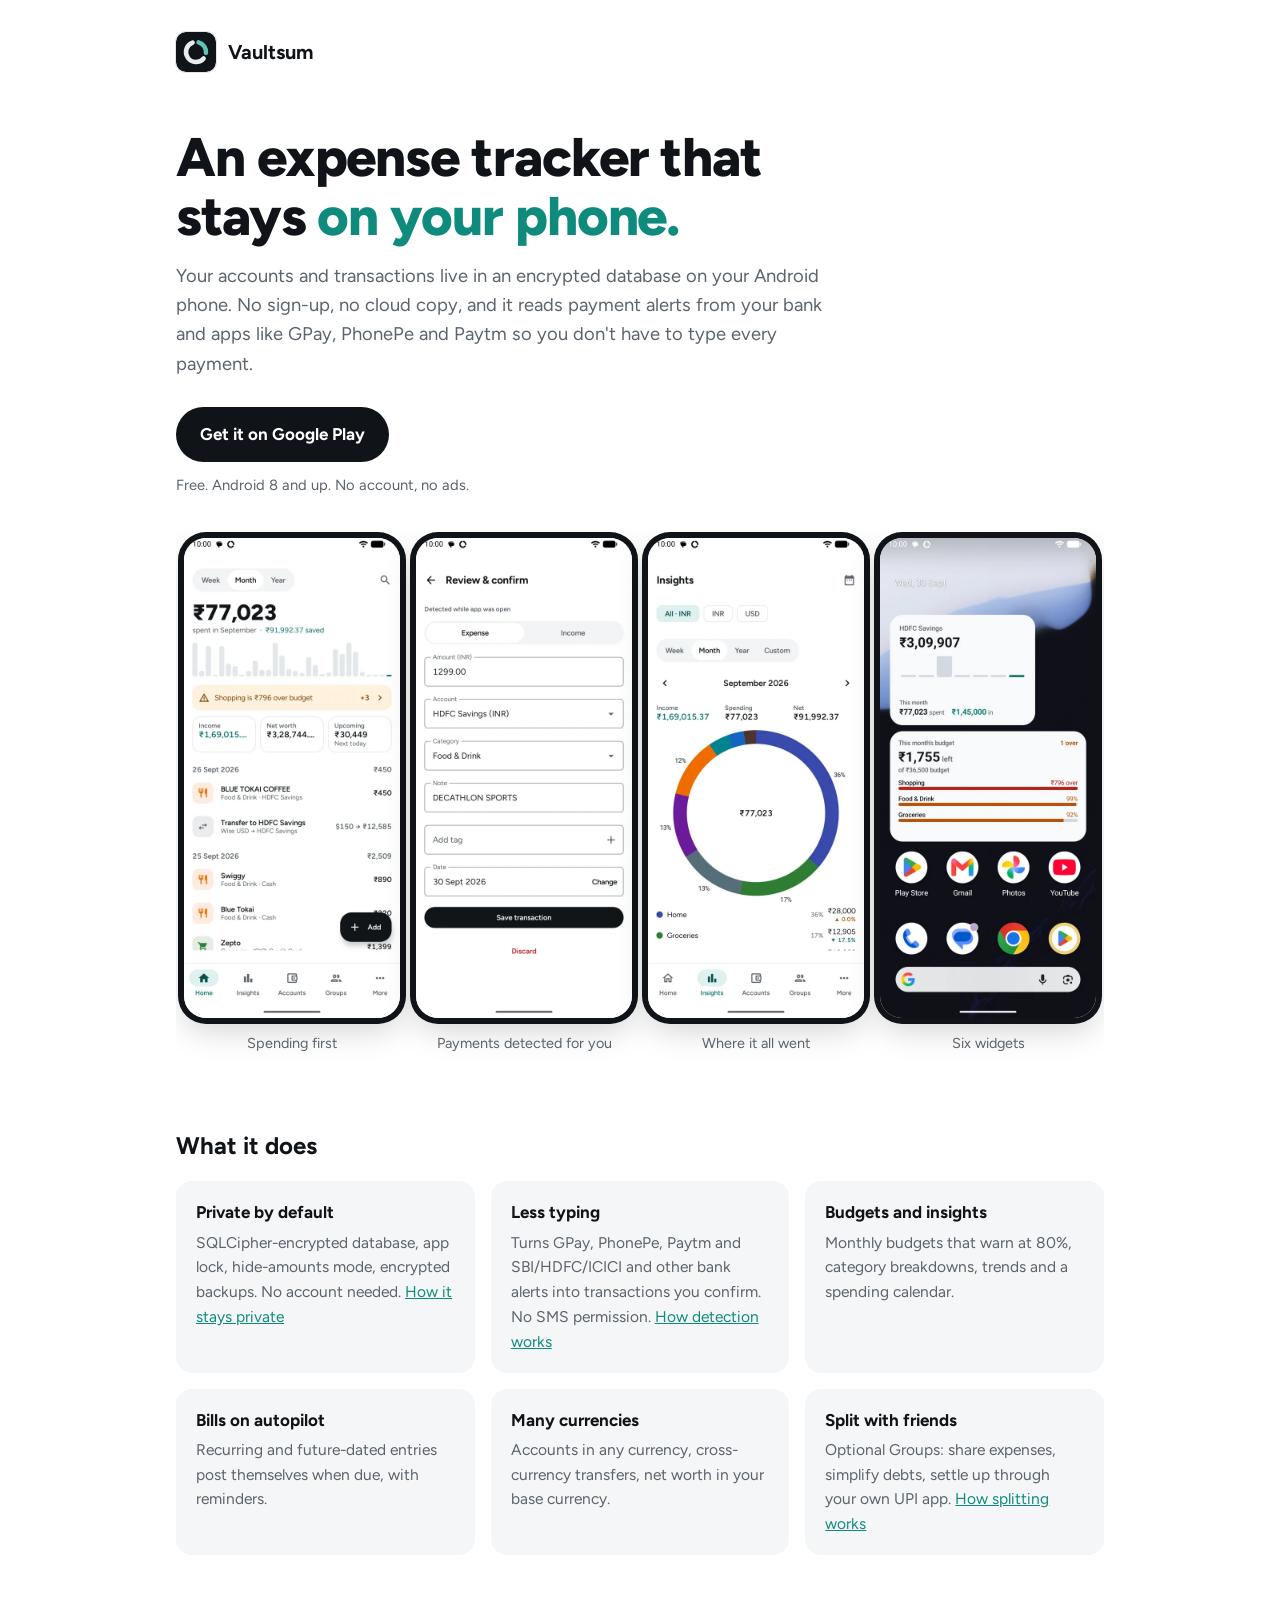
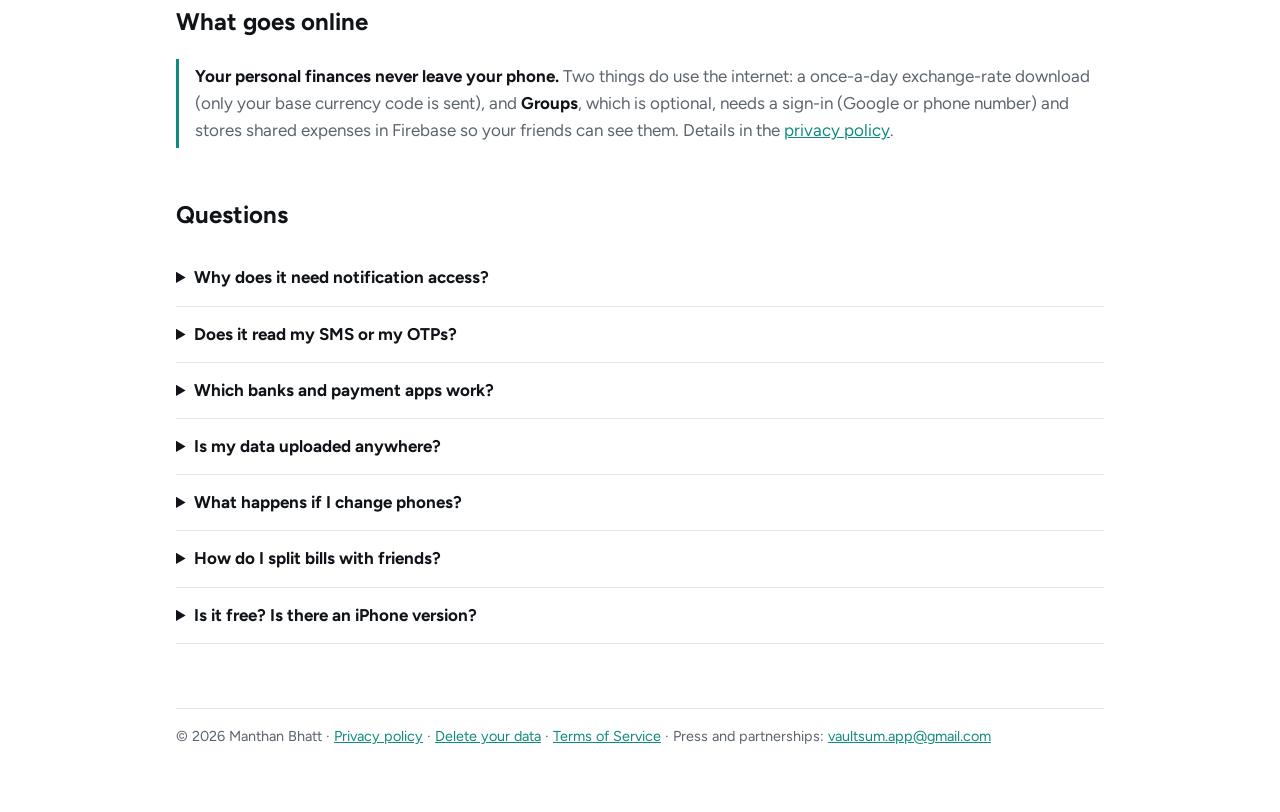
<file: index.html>
<!doctype html>
<html lang="en-IN">
<head>
<meta charset="utf-8">
<meta name="viewport" content="width=device-width, initial-scale=1">
<title>Vaultsum · Expense tracker that logs your payments for you</title>
<meta name="description" content="Android expense tracker that turns bank and payment-app notifications into transactions you confirm. Encrypted on your phone. No account, no ads.">
<link rel="canonical" href="https://vaultsum.manthan.runs-on.dev/">
<link rel="icon" href="icon.svg" type="image/svg+xml">
<link rel="apple-touch-icon" href="apple-touch-icon.png">
<meta name="theme-color" content="#101418">
<meta property="og:type" content="website">
<meta property="og:title" content="Vaultsum · Expense tracker that logs your payments for you">
<meta property="og:description" content="Turns your bank SMS alerts and GPay, PhonePe and Paytm notifications into transactions you confirm. Encrypted on your phone, no account, no ads. On Google Play.">
<meta property="og:site_name" content="Vaultsum">
<meta property="og:url" content="https://vaultsum.manthan.runs-on.dev/">
<meta property="og:image" content="https://vaultsum.manthan.runs-on.dev/og.png">
<meta name="twitter:card" content="summary_large_image">
<link rel="preconnect" href="https://fonts.googleapis.com">
<link rel="preconnect" href="https://fonts.gstatic.com" crossorigin>
<link href="https://fonts.googleapis.com/css2?family=Figtree:wght@400;600;700;800&display=swap" rel="stylesheet">
<style>
  :root { --bg:#fff; --ink:#101418; --muted:#5b636b; --line:#e3e6e9; --teal:#0f8b7d; --tint:#f4f6f7; --on-ink:#fff; color-scheme: light dark; }
  @media (prefers-color-scheme: dark) { :root { --bg:#0f1215; --ink:#e8ebee; --muted:#9aa3ab; --line:#262c31; --teal:#4fd1bf; --tint:#171b1f; --on-ink:#0f1215; } }
  * { box-sizing: border-box; }
  body { margin:0; background:var(--bg); color:var(--ink); font:17px/1.6 Figtree, system-ui, sans-serif; }
  main { max-width:960px; margin:0 auto; padding:32px 16px 64px; }
  a { color:var(--teal); }
  .brand { display:flex; align-items:center; gap:12px; font-weight:700; font-size:1.25rem; }
  .brand img { width:40px; height:40px; border-radius:10px; box-shadow:0 0 0 1px var(--line); }
  .hero { padding:56px 0 32px; max-width:680px; }
  h1 { font-size:clamp(2.2rem, 6vw, 3.4rem); line-height:1.08; font-weight:800; margin:0 0 16px; letter-spacing:-.02em; }
  h1 span { color:var(--teal); }
  .lead { font-size:1.15rem; color:var(--muted); margin:0 0 28px; }
  .cta { display:inline-block; background:var(--ink); color:var(--on-ink); text-decoration:none; font-weight:700; padding:14px 24px; border-radius:999px; }
  .note { display:block; margin-top:12px; font-size:.92rem; color:var(--muted); }
  .shots { display:flex; gap:16px; overflow-x:auto; padding:8px 8px 24px; scroll-snap-type:x mandatory; }
  .shots figure { margin:0; flex:0 0 max(200px, calc((100% - 48px) / 4)); max-width:62vw; scroll-snap-align:start; }
  .shots img { width:100%; aspect-ratio:9/20; border-radius:22px; box-shadow:0 0 0 6px var(--ink), 0 12px 32px rgba(0,0,0,.18); display:block; }
  .shots figcaption { font-size:.9rem; color:var(--muted); text-align:center; margin-top:14px; }
  h2 { font-size:1.5rem; margin:48px 0 16px; }
  .grid { display:grid; grid-template-columns:repeat(auto-fit, minmax(260px, 1fr)); gap:16px; }
  .card { background:var(--tint); border-radius:16px; padding:18px 20px; }
  .card b { display:block; margin-bottom:4px; }
  .card p { margin:0; color:var(--muted); font-size:.97rem; }
  .online { border-left:3px solid var(--teal); padding:4px 0 4px 16px; color:var(--muted); }
  .online b { color:var(--ink); }
  .faq details { border-bottom:1px solid var(--line); padding:14px 0; }
  .faq summary { font-weight:700; cursor:pointer; }
  .faq p { margin:8px 0 0; color:var(--muted); }
  footer { margin-top:64px; padding-top:16px; border-top:1px solid var(--line); color:var(--muted); font-size:.9rem; }
</style>
<script type="application/ld+json">
{"@context":"https://schema.org","@graph":[
{"@type":"SoftwareApplication","name":"Vaultsum: Expense Tracker","operatingSystem":"Android 8.0+","applicationCategory":"UtilitiesApplication",
 "description":"Android expense tracker that turns bank SMS alerts and Google Pay, PhonePe and Paytm notifications into transactions you confirm. Data stays in an encrypted database on the phone. No account, no ads.",
 "url":"https://vaultsum.manthan.runs-on.dev/","downloadUrl":"https://play.google.com/store/apps/details?id=in.expenseledger.app",
 "installUrl":"https://play.google.com/store/apps/details?id=in.expenseledger.app","image":"https://vaultsum.manthan.runs-on.dev/og.png",
 "offers":{"@type":"Offer","price":"0","priceCurrency":"INR"},
 "author":{"@type":"Person","name":"Manthan Bhatt"},"sameAs":["https://x.com/vaultsum","https://www.instagram.com/vaultsum.app/"]},
{"@type":"FAQPage","mainEntity":[
 {"@type":"Question","name":"Why does it need notification access?","acceptedAnswer":{"@type":"Answer","text":"That's how it sees a payment the moment GPay, PhonePe, Paytm or your bank's SMS tells you about it. It only looks at the apps you switch on in its settings and ignores every other notification. Each payment it finds waits for you to confirm before it's saved. You can skip this and type entries yourself."}},
 {"@type":"Question","name":"Does it read my SMS or my OTPs?","acceptedAnswer":{"@type":"Answer","text":"It never asks for permission to read your SMS. When you turn on bank alerts, it reads the notification your SMS app shows for a new message, and only keeps ones that look like a payment. OTPs and promotional messages are skipped."}},
 {"@type":"Question","name":"Which banks and payment apps work?","acceptedAnswer":{"@type":"Answer","text":"Google Pay, PhonePe and Paytm, plus bank SMS alerts from SBI, HDFC, ICICI, Axis, Kotak and most other Indian banks. If an alert isn't recognised, you can still add the payment in a few taps."}},
 {"@type":"Question","name":"Is my data uploaded anywhere?","acceptedAnswer":{"@type":"Answer","text":"No. Your accounts and transactions stay in an encrypted database on your phone, and there's no Vaultsum account to sign up for. The only parts that go online are the daily exchange-rate download and Groups, if you choose to use it."}},
 {"@type":"Question","name":"What happens if I change phones?","acceptedAnswer":{"@type":"Answer","text":"Export a password-protected backup, or set up automatic daily or weekly backups to a folder you pick, such as one synced by Google Drive. Restore it on the new phone."}},
 {"@type":"Question","name":"How do I split bills with friends?","acceptedAnswer":{"@type":"Answer","text":"Create a group, add expenses with equal, exact or percentage splits, and Vaultsum works out the fewest payments to settle up. Settle up copies your friend's UPI ID and opens your own UPI app, where you pay them. Vaultsum never touches your money."}},
 {"@type":"Question","name":"Is it free? Is there an iPhone version?","acceptedAnswer":{"@type":"Answer","text":"Vaultsum is free to download, with no ads. It's Android only for now (Android 8 and up)."}}
]}]}
</script>
</head>
<body>
<main>
<div class="brand"><img src="icon.svg" alt="">Vaultsum</div>

<section class="hero">
  <h1>An expense tracker that stays <span>on your phone.</span></h1>
  <p class="lead">Your accounts and transactions live in an encrypted database on your Android phone. No sign-up, no cloud
    copy, and it reads payment alerts from your bank and apps like GPay, PhonePe and Paytm so you don't have to type
    every payment.</p>
  <a class="cta" href="https://play.google.com/store/apps/details?id=in.expenseledger.app&amp;referrer=utm_source%3Dsite">Get it on Google Play</a>
  <span class="note">Free. Android 8 and up. No account, no ads.</span>
</section>

<div class="shots">
  <figure><img src="shots/home.webp" alt="Home screen: ₹77,023 spent in September with daily bars and a budget warning" loading="lazy"><figcaption>Spending first</figcaption></figure>
  <figure><img src="shots/detected-review.webp" alt="Review screen for a payment detected from a notification" loading="lazy"><figcaption>Payments detected for you</figcaption></figure>
  <figure><img src="shots/insights.webp" alt="Insights: a donut chart of spending by category" loading="lazy"><figcaption>Where it all went</figcaption></figure>
  <figure><img src="shots/widgets.webp" alt="Home-screen widgets showing a balance and the month's budget" loading="lazy"><figcaption>Six widgets</figcaption></figure>
</div>

<h2>What it does</h2>
<div class="grid">
  <div class="card"><b>Private by default</b><p>SQLCipher-encrypted database, app lock, hide-amounts mode, encrypted backups. No account needed. <a href="private-expense-tracker/">How it stays private</a></p></div>
  <div class="card"><b>Less typing</b><p>Turns GPay, PhonePe, Paytm and SBI/HDFC/ICICI and other bank alerts into transactions you confirm. No SMS permission. <a href="auto-expense-tracker/">How detection works</a></p></div>
  <div class="card"><b>Budgets and insights</b><p>Monthly budgets that warn at 80%, category breakdowns, trends and a spending calendar.</p></div>
  <div class="card"><b>Bills on autopilot</b><p>Recurring and future-dated entries post themselves when due, with reminders.</p></div>
  <div class="card"><b>Many currencies</b><p>Accounts in any currency, cross-currency transfers, net worth in your base currency.</p></div>
  <div class="card"><b>Split with friends</b><p>Optional Groups: share expenses, simplify debts, settle up through your own UPI app. <a href="split-expenses-with-friends/">How splitting works</a></p></div>
</div>

<h2>What goes online</h2>
<p class="online"><b>Your personal finances never leave your phone.</b> Two things do use the internet: a once-a-day exchange-rate
  download (only your base currency code is sent), and <b>Groups</b>, which is optional, needs a sign-in (Google or phone number) and stores shared expenses in
  Firebase so your friends can see them. Details in the <a href="privacy/">privacy policy</a>.</p>

<h2>Questions</h2>
<div class="faq">
  <details><summary>Why does it need notification access?</summary>
    <p>That's how it sees a payment the moment GPay, PhonePe, Paytm or your bank's SMS tells you about it. It only looks
      at the apps you switch on in its settings and ignores every other notification. Each payment it finds waits for
      you to confirm before it's saved. You can skip this and type entries yourself.</p></details>
  <details><summary>Does it read my SMS or my OTPs?</summary>
    <p>It never asks for permission to read your SMS. When you turn on bank alerts, it reads the notification your SMS
      app shows for a new message, and only keeps ones that look like a payment. OTPs and promotional messages are
      skipped.</p></details>
  <details><summary>Which banks and payment apps work?</summary>
    <p>Google Pay, PhonePe and Paytm, plus bank SMS alerts from SBI, HDFC, ICICI, Axis, Kotak and most other Indian
      banks. If an alert isn't recognised, you can still add the payment in a few taps.</p></details>
  <details><summary>Is my data uploaded anywhere?</summary>
    <p>No. Your accounts and transactions stay in an encrypted database on your phone, and there's no Vaultsum account
      to sign up for. The only parts that go online are the daily exchange-rate download and Groups, if you choose to
      use it.</p></details>
  <details><summary>What happens if I change phones?</summary>
    <p>Export a password-protected backup, or set up automatic daily or weekly backups to a folder you pick, such as
      one synced by Google Drive. Restore it on the new phone.</p></details>
  <details><summary>How do I split bills with friends?</summary>
    <p>Create a group, add expenses with equal, exact or percentage splits, and Vaultsum works out the fewest payments
      to settle up. "Settle up" copies your friend's UPI ID and opens your own UPI app, where you pay them. Vaultsum never touches your money.</p></details>
  <details><summary>Is it free? Is there an iPhone version?</summary>
    <p>Vaultsum is free to download, with no ads. It's Android only for now (Android 8 and up).</p></details>
</div>

<footer>© 2026 Manthan Bhatt · <a href="privacy/">Privacy policy</a> · <a href="delete-account/">Delete your data</a> · <a href="terms/">Terms of Service</a> ·
  Press and partnerships: <a href="mailto:vaultsum.app@gmail.com">vaultsum.app@gmail.com</a></footer>
</main>
</body>
</html>
</file>
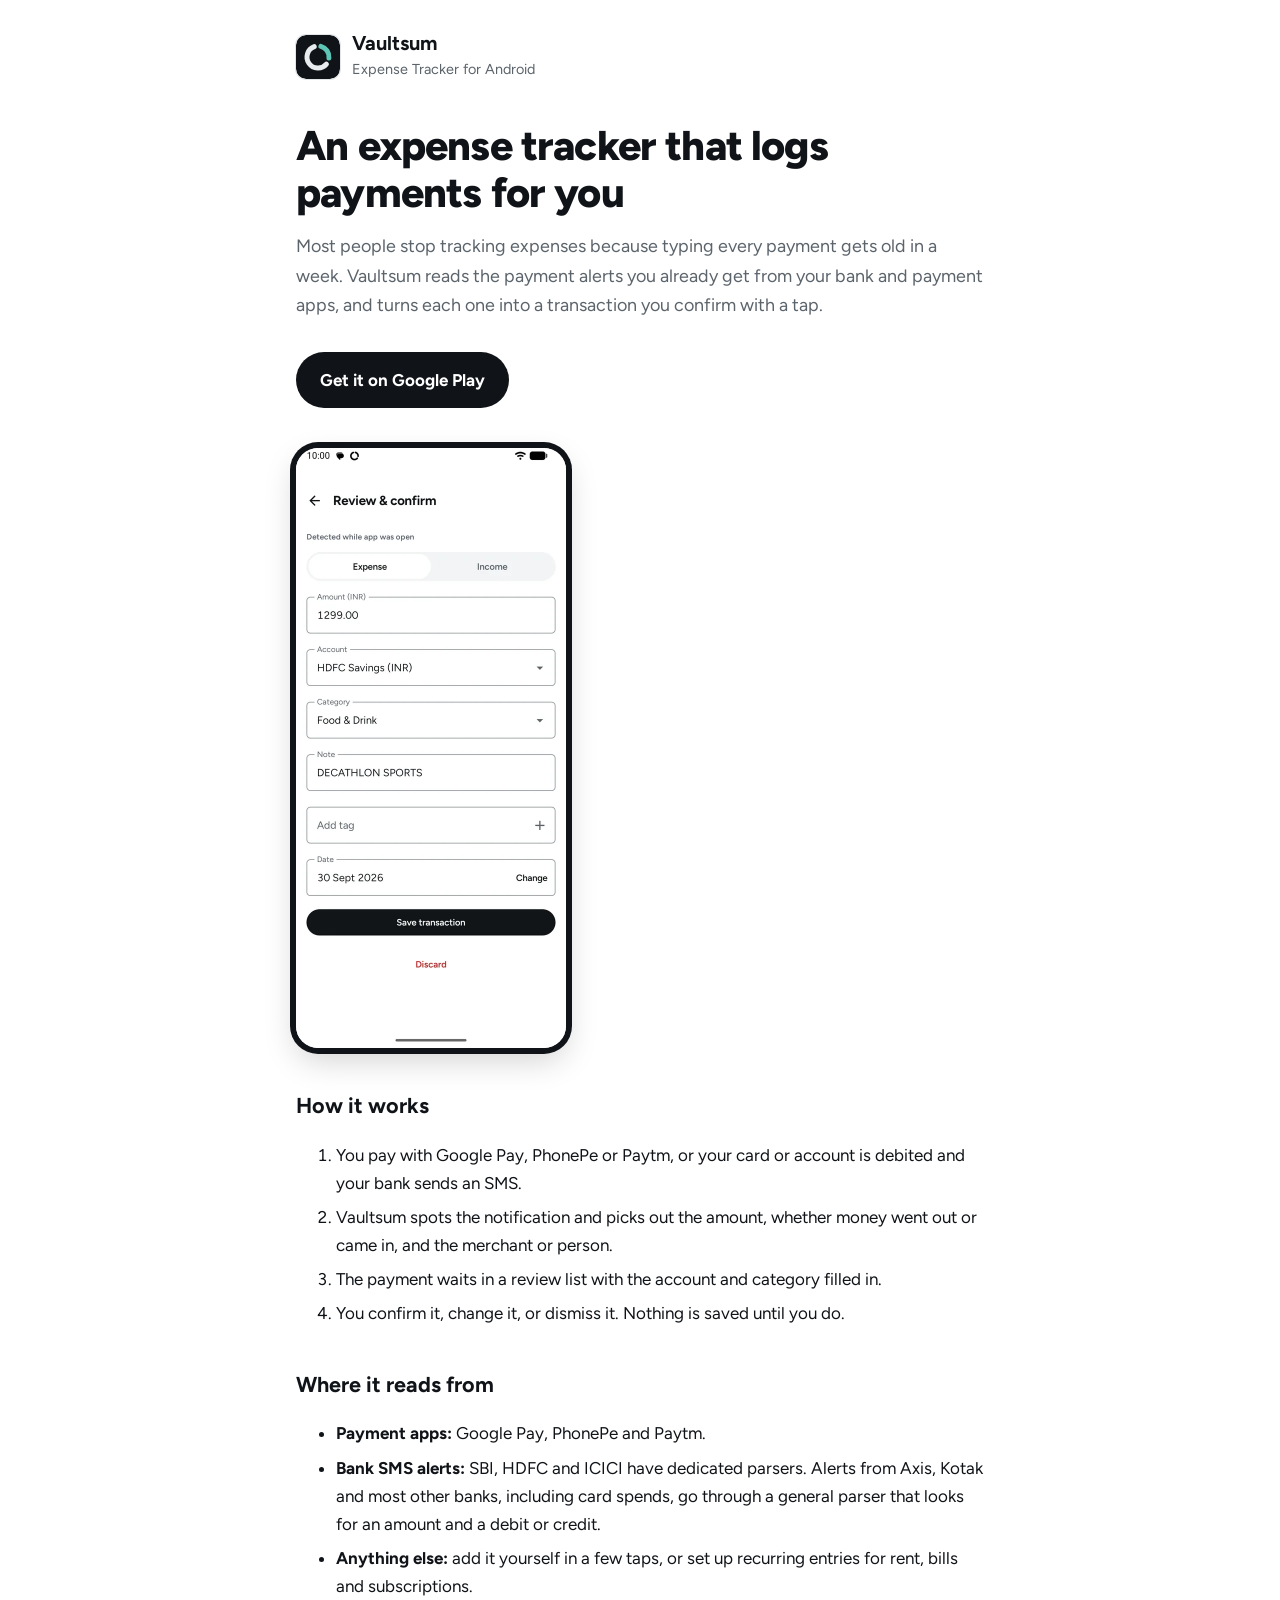
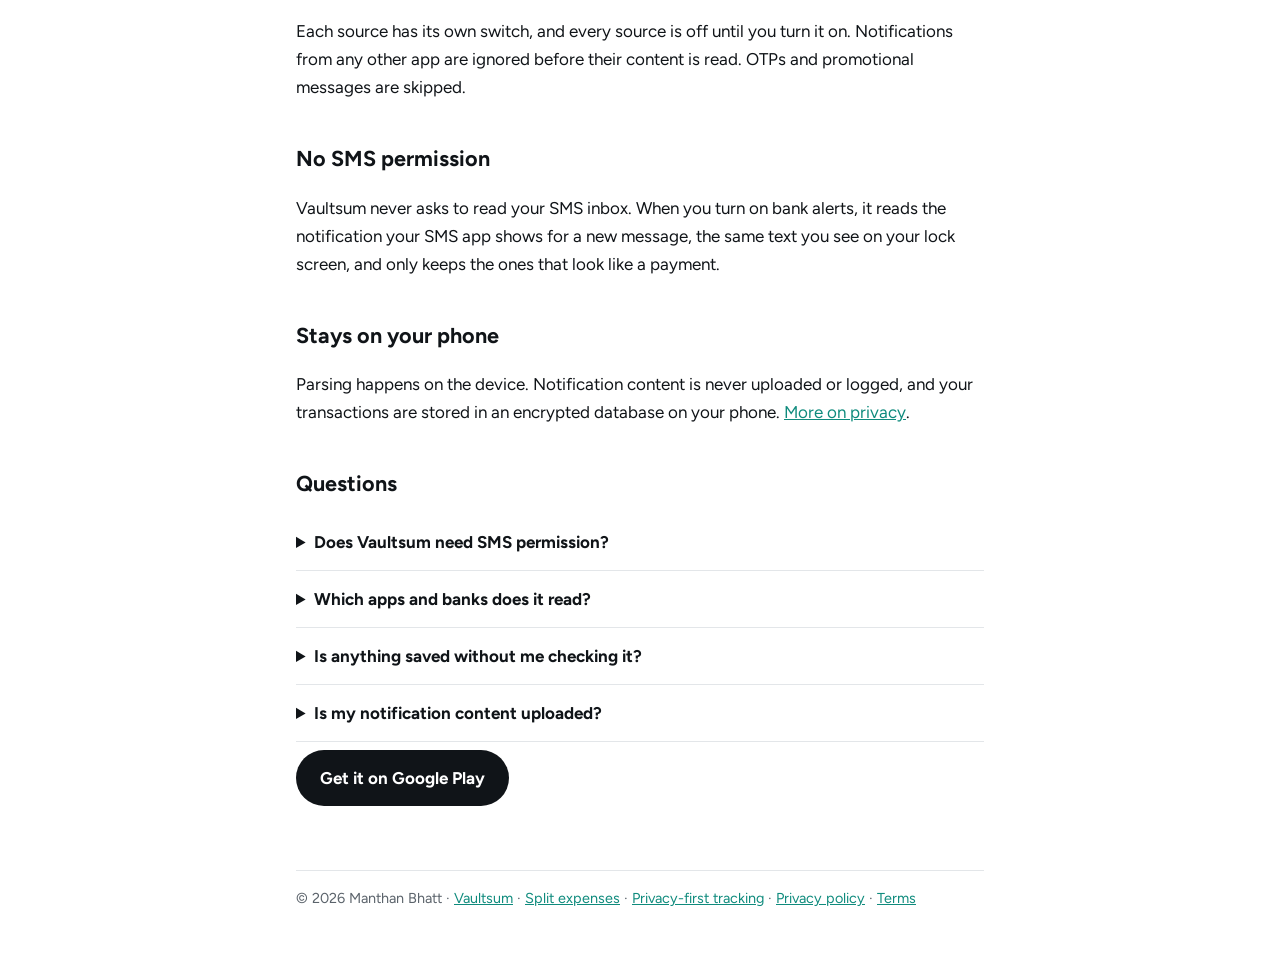
<file: auto-expense-tracker/index.html>
<!doctype html>
<html lang="en-IN">
<head>
<meta charset="utf-8">
<meta name="viewport" content="width=device-width, initial-scale=1">
<title>Automatic expense tracker from bank SMS and payment apps · Vaultsum</title>
<meta name="description" content="Vaultsum logs your payments from bank SMS alerts and Google Pay, PhonePe and Paytm notifications. No SMS permission, nothing saved until you confirm. Android.">
<link rel="canonical" href="https://vaultsum.manthan.runs-on.dev/auto-expense-tracker/">
<link rel="icon" href="../icon.svg" type="image/svg+xml">
<link rel="apple-touch-icon" href="../apple-touch-icon.png">
<meta name="theme-color" content="#101418">
<meta property="og:type" content="article">
<meta property="og:title" content="Automatic expense tracker from bank SMS and payment apps · Vaultsum">
<meta property="og:description" content="Your payments, logged from the alerts you already get. You confirm each one. Encrypted on your phone.">
<meta property="og:url" content="https://vaultsum.manthan.runs-on.dev/auto-expense-tracker/">
<meta property="og:site_name" content="Vaultsum">
<meta property="og:image" content="https://vaultsum.manthan.runs-on.dev/og.png">
<meta name="twitter:card" content="summary_large_image">
<link rel="preconnect" href="https://fonts.googleapis.com">
<link rel="preconnect" href="https://fonts.gstatic.com" crossorigin>
<link href="https://fonts.googleapis.com/css2?family=Figtree:wght@400;600;700;800&display=swap" rel="stylesheet">
<link rel="stylesheet" href="../page.css">
<script type="application/ld+json">
{"@context":"https://schema.org","@type":"FAQPage","mainEntity":[
 {"@type":"Question","name":"Does Vaultsum need SMS permission?","acceptedAnswer":{"@type":"Answer","text":"No. It never asks for READ_SMS or RECEIVE_SMS. It reads the notification your SMS app shows when a bank alert arrives, and only for the sources you switch on."}},
 {"@type":"Question","name":"Which apps and banks does it read?","acceptedAnswer":{"@type":"Answer","text":"Google Pay, PhonePe and Paytm notifications, and bank SMS alerts. SBI, HDFC and ICICI have dedicated parsers; alerts from other banks, including card spends, go through a general parser that recognises amounts, debits and credits."}},
 {"@type":"Question","name":"Is anything saved without me checking it?","acceptedAnswer":{"@type":"Answer","text":"No. Every detected payment waits in a review list until you confirm or dismiss it."}},
 {"@type":"Question","name":"Is my notification content uploaded?","acceptedAnswer":{"@type":"Answer","text":"No. Parsing runs on your phone, and the personal tracker has no server to send it to."}}
]}
</script>
</head>
<body>
<main>
<a class="brand" href="../"><img src="../icon.svg" alt=""><div><b>Vaultsum</b><span>Expense Tracker for Android</span></div></a>

<h1>An expense tracker that logs payments for you</h1>
<p class="lead">Most people stop tracking expenses because typing every payment gets old in a week. Vaultsum reads the
  payment alerts you already get from your bank and payment apps, and turns each one into a transaction you confirm
  with a tap.</p>
<a class="cta" href="https://play.google.com/store/apps/details?id=in.expenseledger.app&amp;referrer=utm_source%3Dsite_auto">Get it on Google Play</a>

<figure class="shot"><img src="../shots/detected-review.webp" alt="Review screen for a payment detected from a notification" loading="lazy" width="270" height="600"></figure>

<h2>How it works</h2>
<ol>
  <li>You pay with Google Pay, PhonePe or Paytm, or your card or account is debited and your bank sends an SMS.</li>
  <li>Vaultsum spots the notification and picks out the amount, whether money went out or came in, and the merchant or person.</li>
  <li>The payment waits in a review list with the account and category filled in.</li>
  <li>You confirm it, change it, or dismiss it. Nothing is saved until you do.</li>
</ol>

<h2>Where it reads from</h2>
<ul>
  <li><b>Payment apps:</b> Google Pay, PhonePe and Paytm.</li>
  <li><b>Bank SMS alerts:</b> SBI, HDFC and ICICI have dedicated parsers. Alerts from Axis, Kotak and most other banks,
    including card spends, go through a general parser that looks for an amount and a debit or credit.</li>
  <li><b>Anything else:</b> add it yourself in a few taps, or set up recurring entries for rent, bills and subscriptions.</li>
</ul>
<p>Each source has its own switch, and every source is off until you turn it on. Notifications from any other app are
  ignored before their content is read. OTPs and promotional messages are skipped.</p>

<h2>No SMS permission</h2>
<p>Vaultsum never asks to read your SMS inbox. When you turn on bank alerts, it reads the notification your SMS app
  shows for a new message, the same text you see on your lock screen, and only keeps the ones that look like a payment.</p>

<h2>Stays on your phone</h2>
<p>Parsing happens on the device. Notification content is never uploaded or logged, and your transactions are stored in
  an encrypted database on your phone. <a href="../private-expense-tracker/">More on privacy</a>.</p>

<h2>Questions</h2>
<div class="faq">
  <details><summary>Does Vaultsum need SMS permission?</summary><p>No. It never asks for READ_SMS or RECEIVE_SMS. It
    reads the notification your SMS app shows when a bank alert arrives, and only for the sources you switch on.</p></details>
  <details><summary>Which apps and banks does it read?</summary><p>Google Pay, PhonePe and Paytm notifications, and
    bank SMS alerts. SBI, HDFC and ICICI have dedicated parsers; alerts from other banks, including card spends, go
    through a general parser that recognises amounts, debits and credits.</p></details>
  <details><summary>Is anything saved without me checking it?</summary><p>No. Every detected payment waits in a review
    list until you confirm or dismiss it.</p></details>
  <details><summary>Is my notification content uploaded?</summary><p>No. Parsing runs on your phone, and the personal
    tracker has no server to send it to.</p></details>
</div>

<a class="cta" href="https://play.google.com/store/apps/details?id=in.expenseledger.app&amp;referrer=utm_source%3Dsite_auto">Get it on Google Play</a>

<footer>© 2026 Manthan Bhatt · <a href="../">Vaultsum</a> · <a href="../split-expenses-with-friends/">Split expenses</a> ·
  <a href="../private-expense-tracker/">Privacy-first tracking</a> · <a href="../privacy/">Privacy policy</a> · <a href="../terms/">Terms</a></footer>
</main>
</body>
</html>
</file>
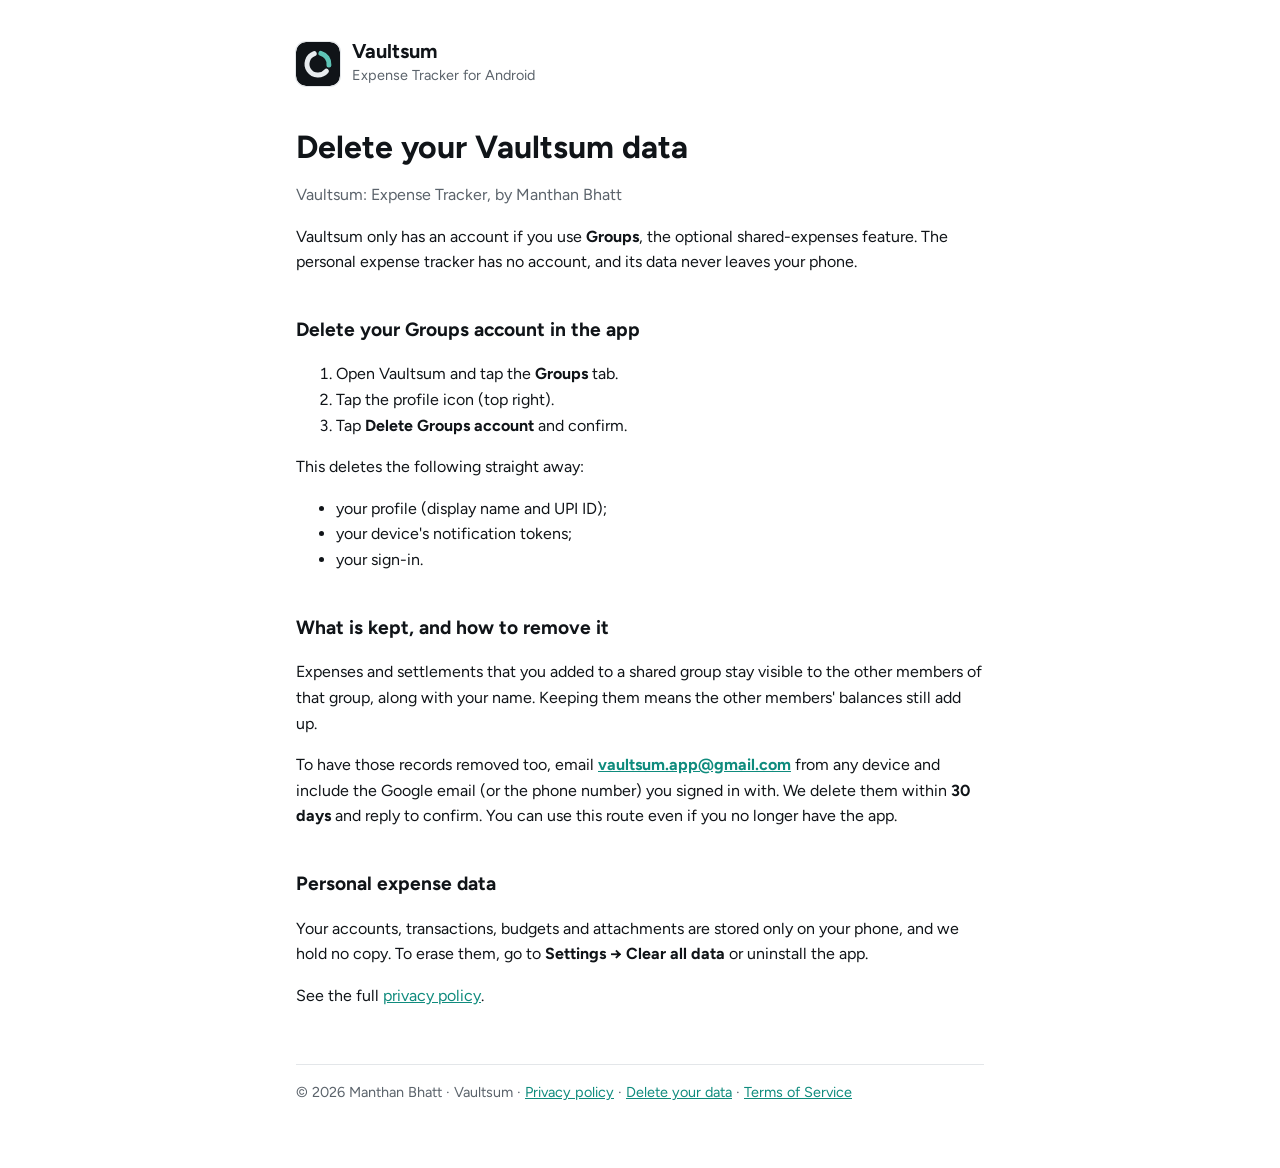
<file: delete-account/index.html>
<!doctype html>
<html lang="en-IN">
<head>
<meta charset="utf-8">
<meta name="viewport" content="width=device-width, initial-scale=1">
<title>Delete your data · Vaultsum</title>
<meta name="description" content="Vaultsum is an Android expense tracker that keeps your expenses in an encrypted database on your phone.">
<link rel="icon" href="../icon.svg" type="image/svg+xml">
<link rel="apple-touch-icon" href="../apple-touch-icon.png">
<meta name="theme-color" content="#101418">
<meta property="og:title" content="Delete your data · Vaultsum">
<meta property="og:site_name" content="Vaultsum">
<meta property="og:image" content="https://vaultsum.manthan.runs-on.dev/og.png">
<meta name="twitter:card" content="summary_large_image">
<link rel="preconnect" href="https://fonts.googleapis.com">
<link rel="preconnect" href="https://fonts.gstatic.com" crossorigin>
<link href="https://fonts.googleapis.com/css2?family=Figtree:wght@400;600;700&display=swap" rel="stylesheet">
<style>
  :root { --bg:#fff; --ink:#101418; --muted:#5b636b; --line:#e3e6e9; --teal:#0f8b7d; --tint:#f4f6f7; color-scheme: light dark; }
  @media (prefers-color-scheme: dark) { :root { --bg:#0f1215; --ink:#e8ebee; --muted:#9aa3ab; --line:#262c31; --teal:#4fd1bf; --tint:#171b1f; } }
  * { box-sizing: border-box; }
  body { margin:0; background:var(--bg); color:var(--ink); font:16px/1.6 Figtree, system-ui, sans-serif; }
  main { max-width:720px; margin:0 auto; padding:40px 16px 64px; }
  h1 { font-size:2rem; line-height:1.2; margin:0 0 8px; }
  h2 { font-size:1.2rem; margin:40px 0 8px; }
  p, li { color:var(--ink); }
  em { color:var(--muted); font-style:normal; }
  a { color:var(--teal); }
  code { background:var(--tint); padding:1px 5px; border-radius:6px; font-size:.92em; }
  table { width:100%; border-collapse:collapse; margin:16px 0; font-size:.95rem; display:block; overflow-x:auto; }
  th, td { text-align:left; vertical-align:top; padding:10px 12px 10px 0; border-bottom:1px solid var(--line); }
  th { color:var(--muted); font-weight:600; }
  .brand { display:flex; align-items:center; gap:12px; margin-bottom:40px; text-decoration:none; color:var(--ink); }
  .brand img { width:44px; height:44px; border-radius:10px; box-shadow:0 0 0 1px var(--line); }
  .brand b { display:block; font-size:1.25rem; line-height:1.1; }
  .brand span { color:var(--muted); font-size:.9rem; }
  footer { margin-top:56px; padding-top:16px; border-top:1px solid var(--line); color:var(--muted); font-size:.9rem; }
</style>
</head>
<body>
<main>
<a class="brand" href="../"><img src="../icon.svg" alt=""><div><b>Vaultsum</b><span>Expense Tracker for Android</span></div></a>
<h1>Delete your Vaultsum data</h1>
<p><em>Vaultsum: Expense Tracker, by Manthan Bhatt</em></p>
<p>Vaultsum only has an account if you use <strong>Groups</strong>, the optional shared-expenses feature.
The personal expense tracker has no account, and its data never leaves your phone.</p>
<h2>Delete your Groups account in the app</h2>
<ol>
<li>Open Vaultsum and tap the <strong>Groups</strong> tab.</li>
<li>Tap the profile icon (top right).</li>
<li>Tap <strong>Delete Groups account</strong> and confirm.</li>
</ol>
<p>This deletes the following straight away:</p>
<ul>
<li>your profile (display name and UPI ID);</li>
<li>your device&#39;s notification tokens;</li>
<li>your sign-in.</li>
</ul>
<h2>What is kept, and how to remove it</h2>
<p>Expenses and settlements that you added to a shared group stay visible to the other members of that group, along
with your name. Keeping them means the other members&#39; balances still add up.</p>
<p>To have those records removed too, email <strong><a href="mailto:vaultsum.app@gmail.com">vaultsum.app@gmail.com</a></strong> from any device and include the Google email (or the
phone number) you signed in with. We delete them within <strong>30 days</strong> and reply to confirm. You can use this route
even if you no longer have the app.</p>
<h2>Personal expense data</h2>
<p>Your accounts, transactions, budgets and attachments are stored only on your phone, and we hold no copy. To erase
them, go to <strong>Settings → Clear all data</strong> or uninstall the app.</p>
<p>See the full <a href="../privacy/">privacy policy</a>.</p>
<footer>© 2026 Manthan Bhatt · Vaultsum · <a href="../privacy/">Privacy policy</a> · <a href="../delete-account/">Delete your data</a> · <a href="../terms/">Terms of Service</a></footer>
</main>
</body>
</html>
</file>
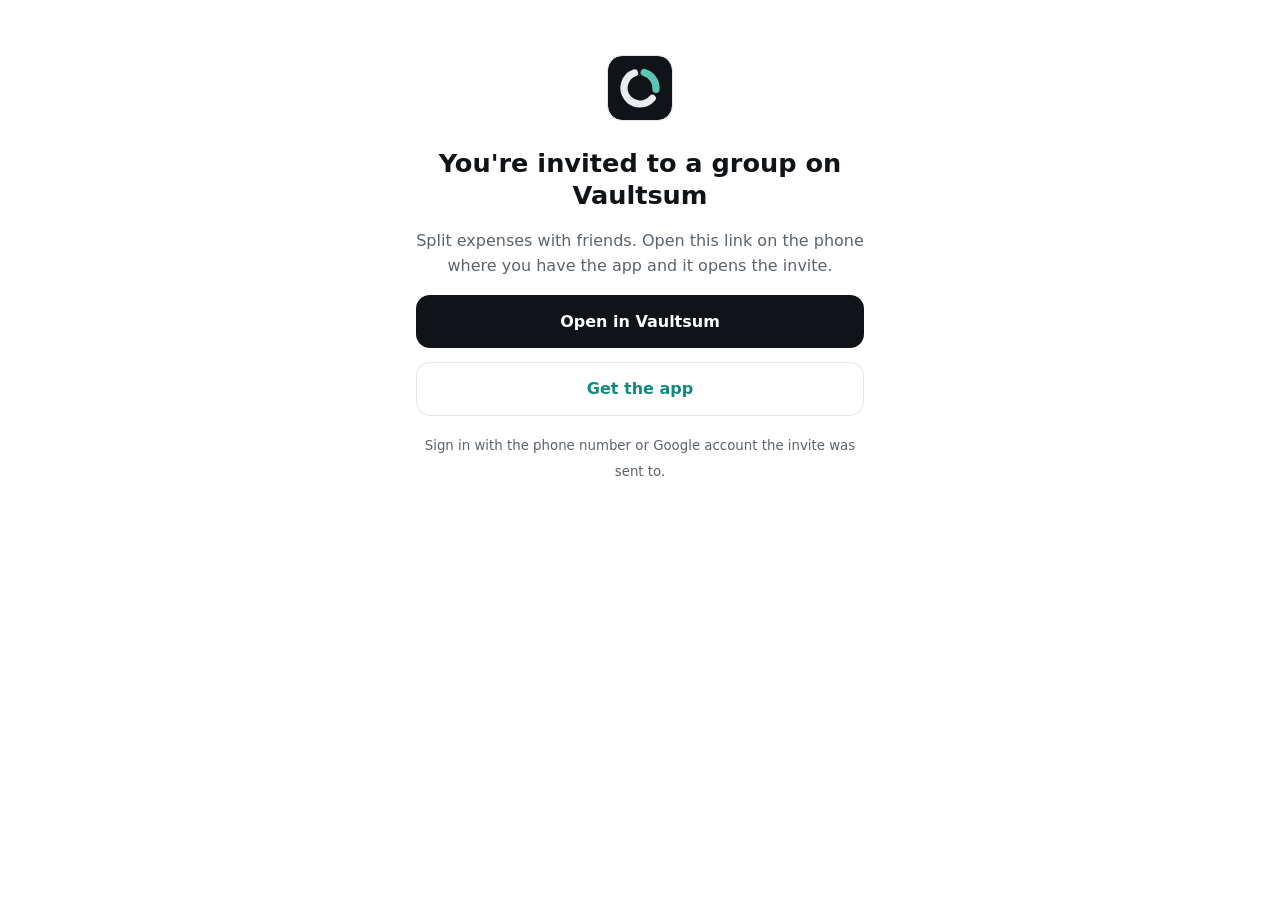
<file: join/index.html>
<!doctype html>
<html lang="en">
<head>
<meta charset="utf-8">
<meta name="viewport" content="width=device-width, initial-scale=1">
<title>Join a group · Vaultsum</title>
<meta name="robots" content="noindex">
<link rel="icon" href="../icon.svg" type="image/svg+xml">
<meta name="theme-color" content="#101418">
<style>
  :root { --bg:#fff; --ink:#101418; --muted:#5b636b; --line:#e3e6e9; --teal:#0f8b7d; color-scheme: light dark; }
  @media (prefers-color-scheme: dark) { :root { --bg:#0f1215; --ink:#e8ebee; --muted:#9aa3ab; --line:#262c31; --teal:#4fd1bf; } }
  * { box-sizing: border-box; }
  body { margin:0; background:var(--bg); color:var(--ink); font:16px/1.6 system-ui, sans-serif; }
  main { max-width:480px; margin:0 auto; padding:56px 16px; text-align:center; }
  img { width:64px; height:64px; border-radius:14px; box-shadow:0 0 0 1px var(--line); }
  h1 { font-size:1.6rem; line-height:1.25; margin:20px 0 8px; }
  p { color:var(--muted); }
  .cta { display:block; margin:14px 0; padding:14px; border-radius:14px; background:var(--ink); color:var(--bg); font-weight:600; text-decoration:none; }
  .cta.alt { background:none; color:var(--teal); box-shadow:inset 0 0 0 1px var(--line); }
</style>
</head>
<body>
<main>
<img src="../icon.svg" alt="">
<h1>You're invited to a group on Vaultsum</h1>
<p>Split expenses with friends. Open this link on the phone where you have the app and it opens the invite.</p>
<a class="cta" id="open" href="#">Open in Vaultsum</a>
<a class="cta alt" href="https://play.google.com/store/apps/details?id=in.expenseledger.app&amp;referrer=utm_source%3Dinvite">Get the app</a>
<p><small>Sign in with the phone number or Google account the invite was sent to.</small></p>
</main>
<script>
  // The app handles this URL itself when installed; this button is the fallback for browsers
  // that opened the page instead. An Android intent URL pinned to our package (not a custom
  // scheme another app could claim); without the app, Chrome falls back to the Play listing.
  var id = new URLSearchParams(location.search).get('i') || '';
  document.getElementById('open').href = /^[A-Za-z0-9]+$/.test(id)
    ? 'intent://vaultsum.manthan.runs-on.dev/join/?i=' + id + '#Intent;scheme=https;package=in.expenseledger.app;end'
    : '#';
</script>
</body>
</html>
</file>
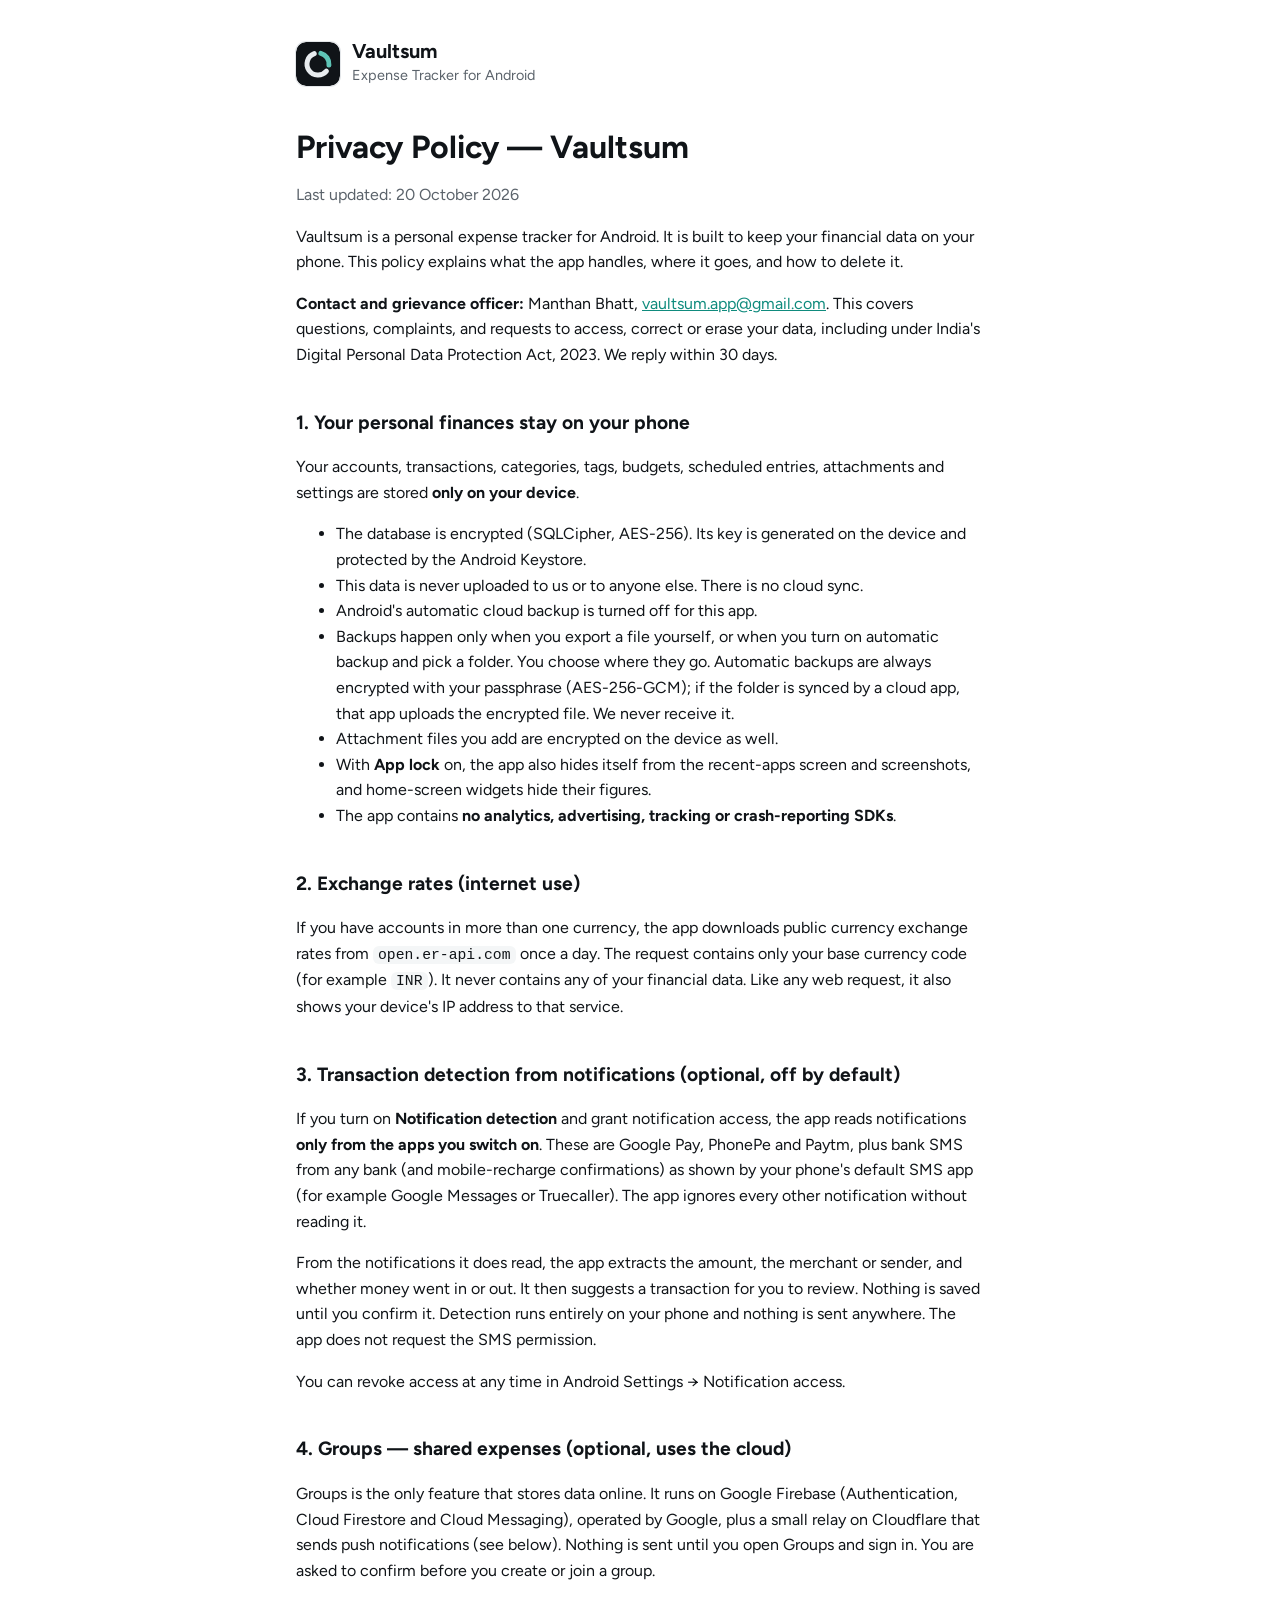
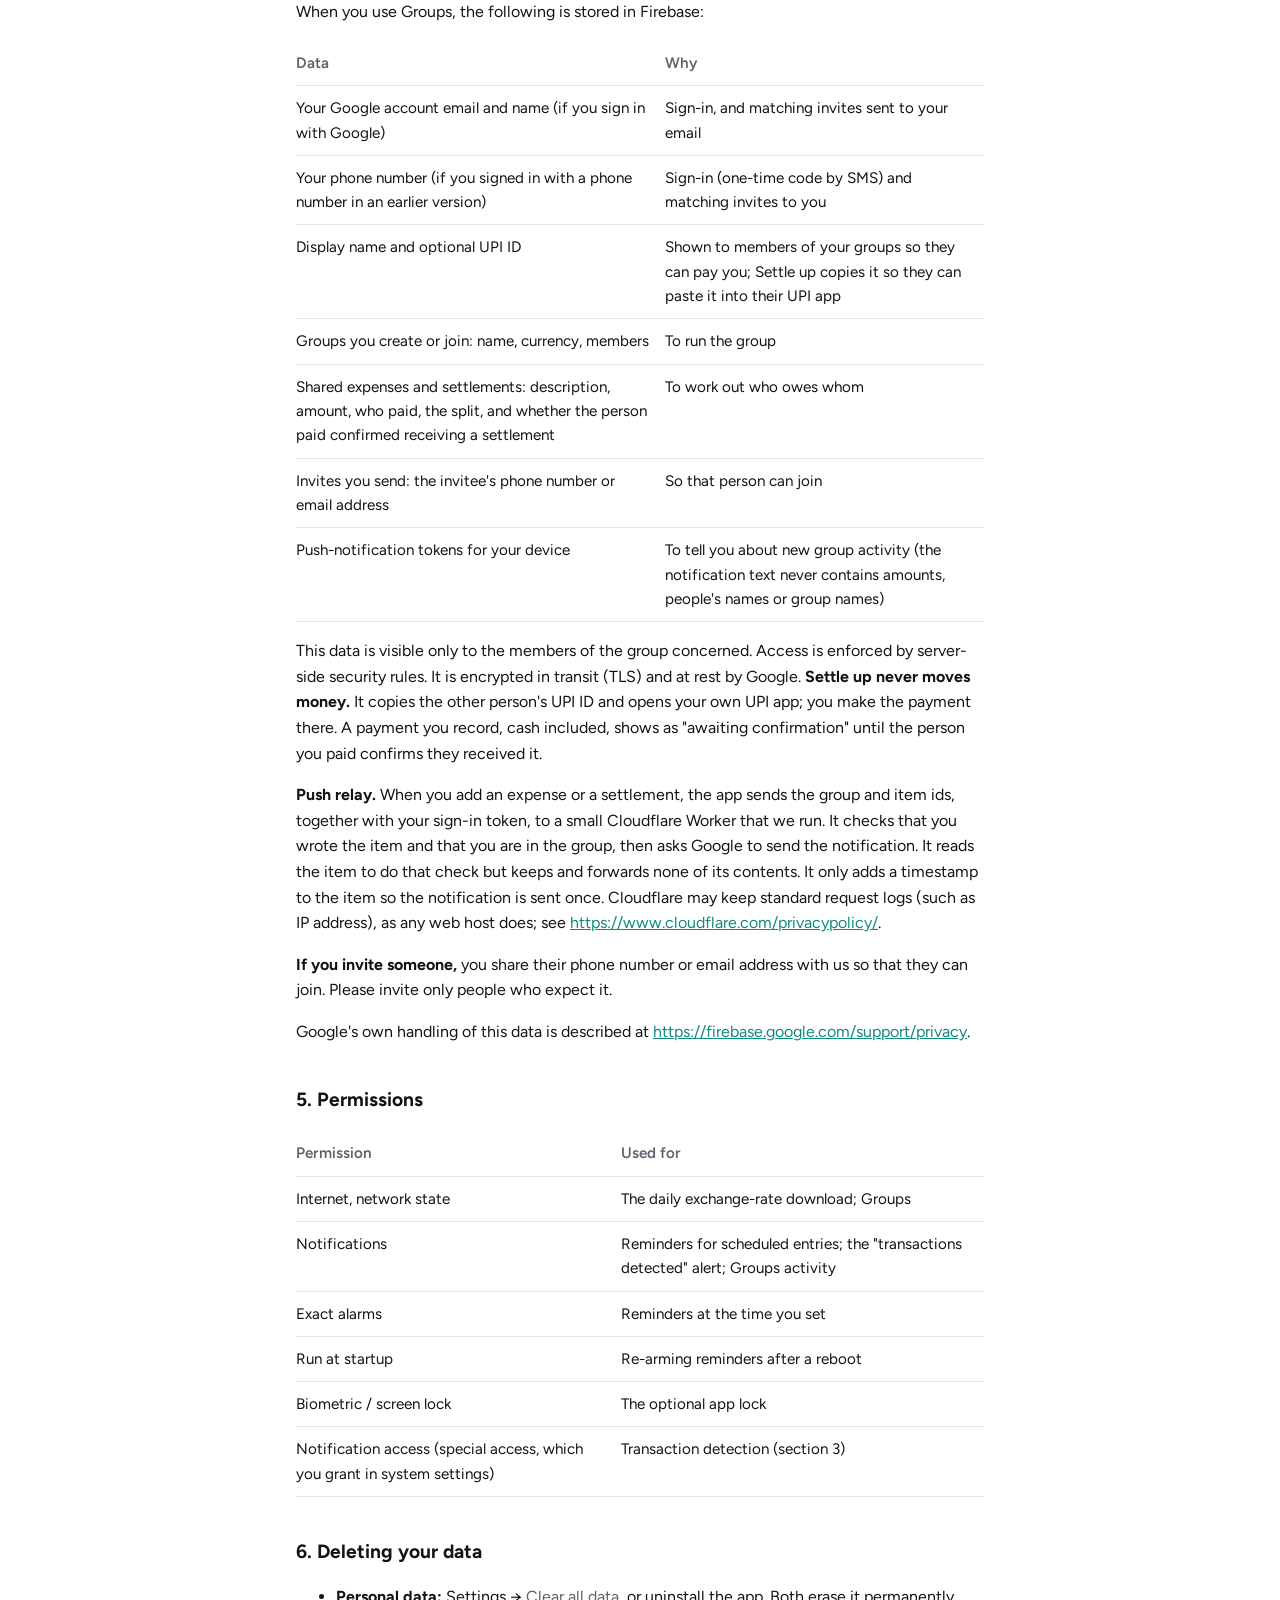
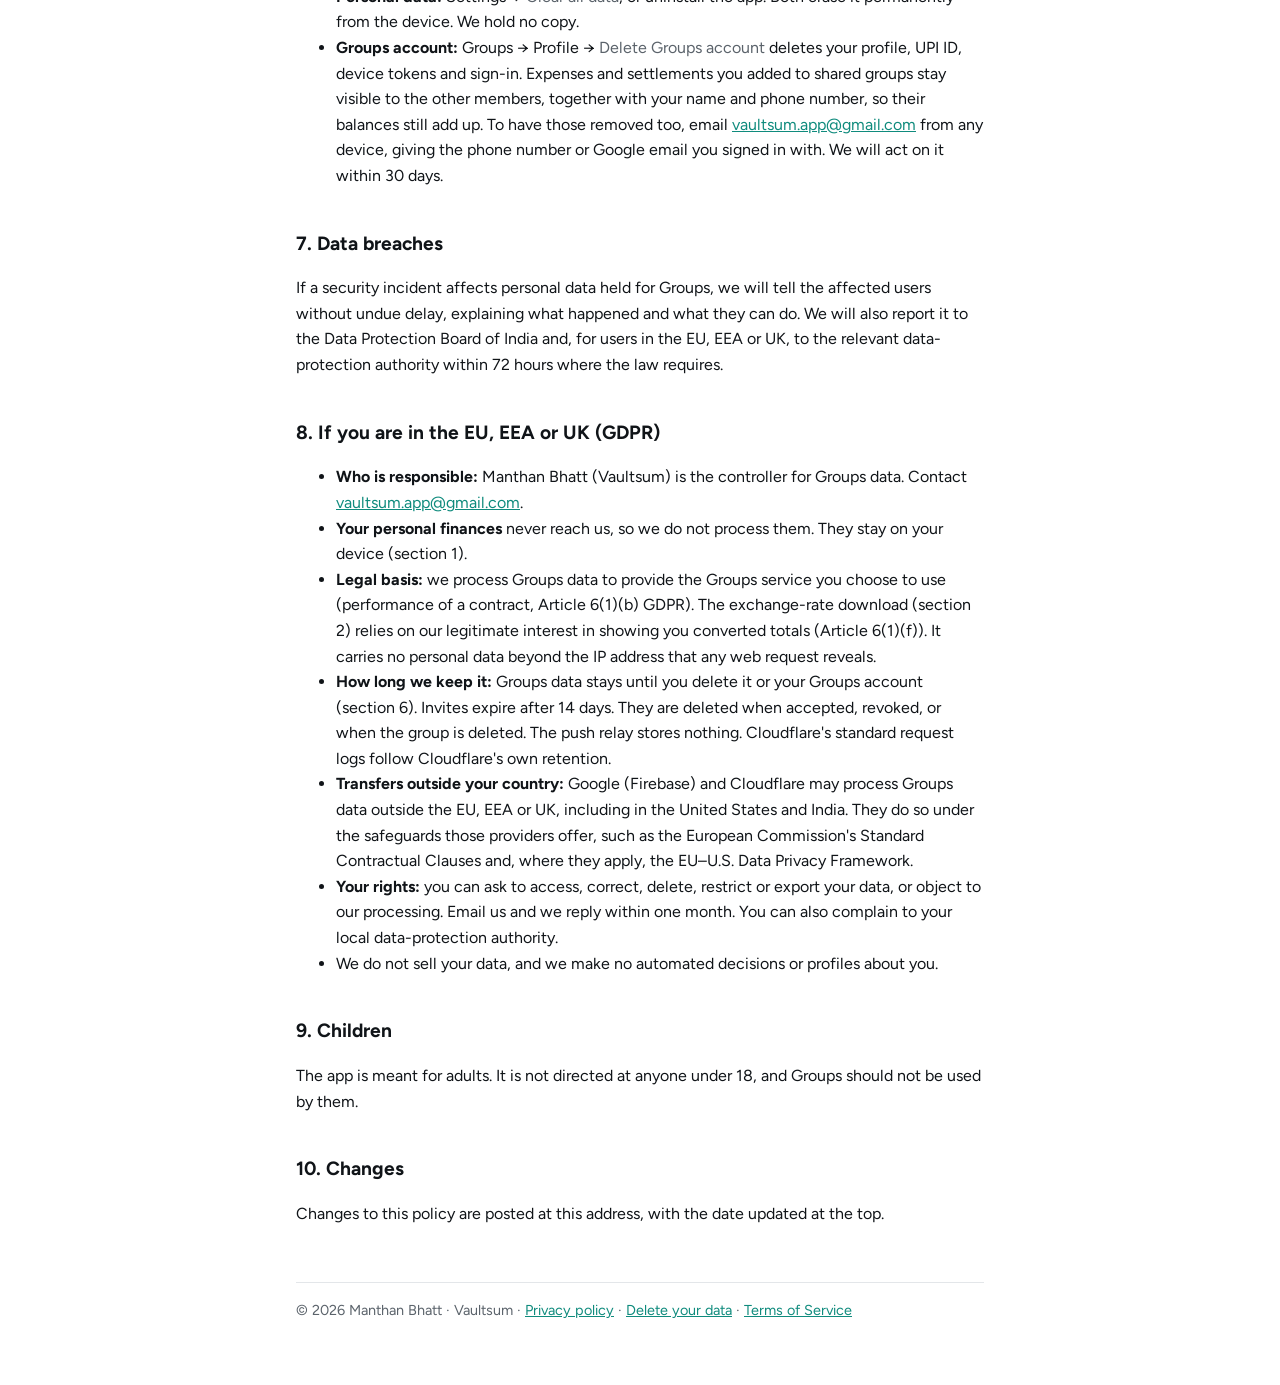
<file: privacy/index.html>
<!doctype html>
<html lang="en-IN">
<head>
<meta charset="utf-8">
<meta name="viewport" content="width=device-width, initial-scale=1">
<title>Privacy policy · Vaultsum</title>
<meta name="description" content="Vaultsum is an Android expense tracker that keeps your expenses in an encrypted database on your phone.">
<link rel="icon" href="../icon.svg" type="image/svg+xml">
<link rel="apple-touch-icon" href="../apple-touch-icon.png">
<meta name="theme-color" content="#101418">
<meta property="og:title" content="Privacy policy · Vaultsum">
<meta property="og:site_name" content="Vaultsum">
<meta property="og:image" content="https://vaultsum.manthan.runs-on.dev/og.png">
<meta name="twitter:card" content="summary_large_image">
<link rel="preconnect" href="https://fonts.googleapis.com">
<link rel="preconnect" href="https://fonts.gstatic.com" crossorigin>
<link href="https://fonts.googleapis.com/css2?family=Figtree:wght@400;600;700&display=swap" rel="stylesheet">
<style>
  :root { --bg:#fff; --ink:#101418; --muted:#5b636b; --line:#e3e6e9; --teal:#0f8b7d; --tint:#f4f6f7; color-scheme: light dark; }
  @media (prefers-color-scheme: dark) { :root { --bg:#0f1215; --ink:#e8ebee; --muted:#9aa3ab; --line:#262c31; --teal:#4fd1bf; --tint:#171b1f; } }
  * { box-sizing: border-box; }
  body { margin:0; background:var(--bg); color:var(--ink); font:16px/1.6 Figtree, system-ui, sans-serif; }
  main { max-width:720px; margin:0 auto; padding:40px 16px 64px; }
  h1 { font-size:2rem; line-height:1.2; margin:0 0 8px; }
  h2 { font-size:1.2rem; margin:40px 0 8px; }
  p, li { color:var(--ink); }
  em { color:var(--muted); font-style:normal; }
  a { color:var(--teal); }
  code { background:var(--tint); padding:1px 5px; border-radius:6px; font-size:.92em; }
  table { width:100%; border-collapse:collapse; margin:16px 0; font-size:.95rem; display:block; overflow-x:auto; }
  th, td { text-align:left; vertical-align:top; padding:10px 12px 10px 0; border-bottom:1px solid var(--line); }
  th { color:var(--muted); font-weight:600; }
  .brand { display:flex; align-items:center; gap:12px; margin-bottom:40px; text-decoration:none; color:var(--ink); }
  .brand img { width:44px; height:44px; border-radius:10px; box-shadow:0 0 0 1px var(--line); }
  .brand b { display:block; font-size:1.25rem; line-height:1.1; }
  .brand span { color:var(--muted); font-size:.9rem; }
  footer { margin-top:56px; padding-top:16px; border-top:1px solid var(--line); color:var(--muted); font-size:.9rem; }
</style>
</head>
<body>
<main>
<a class="brand" href="../"><img src="../icon.svg" alt=""><div><b>Vaultsum</b><span>Expense Tracker for Android</span></div></a>
<h1>Privacy Policy — Vaultsum</h1>
<p><em>Last updated: 20 October 2026</em></p>
<p>Vaultsum is a personal expense tracker for Android. It is built to keep your financial
data on your phone. This policy explains what the app handles, where it goes, and how
to delete it.</p>
<p><strong>Contact and grievance officer:</strong> Manthan Bhatt, <a href="mailto:vaultsum.app@gmail.com">vaultsum.app@gmail.com</a>. This covers questions, complaints,
and requests to access, correct or erase your data, including under India&#39;s Digital Personal
Data Protection Act, 2023. We reply within 30 days.</p>
<h2>1. Your personal finances stay on your phone</h2>
<p>Your accounts, transactions, categories, tags, budgets, scheduled entries, attachments
and settings are stored <strong>only on your device</strong>.</p>
<ul>
<li>The database is encrypted (SQLCipher, AES-256). Its key is generated on the device and
protected by the Android Keystore.</li>
<li>This data is never uploaded to us or to anyone else. There is no cloud sync.</li>
<li>Android&#39;s automatic cloud backup is turned off for this app.</li>
<li>Backups happen only when you export a file yourself, or when you turn on automatic
backup and pick a folder. You choose where they go. Automatic backups are always
encrypted with your passphrase (AES-256-GCM); if the folder is synced by a cloud app,
that app uploads the encrypted file. We never receive it.</li>
<li>Attachment files you add are encrypted on the device as well.</li>
<li>With <strong>App lock</strong> on, the app also hides itself from the recent-apps screen and screenshots,
and home-screen widgets hide their figures.</li>
<li>The app contains <strong>no analytics, advertising, tracking or crash-reporting SDKs</strong>.</li>
</ul>
<h2>2. Exchange rates (internet use)</h2>
<p>If you have accounts in more than one currency, the app downloads public currency exchange
rates from <code>open.er-api.com</code> once a day. The request contains only your base currency code
(for example <code>INR</code>). It never contains any of your financial data. Like any web request, it
also shows your device&#39;s IP address to that service.</p>
<h2>3. Transaction detection from notifications (optional, off by default)</h2>
<p>If you turn on <strong>Notification detection</strong> and grant notification access, the app reads
notifications <strong>only from the apps you switch on</strong>. These are Google Pay, PhonePe and
Paytm, plus bank SMS from any bank (and mobile-recharge confirmations) as shown by your phone&#39;s default SMS app (for example
Google Messages or Truecaller). The app
ignores every other notification without reading it.</p>
<p>From the notifications it does read, the app extracts the amount, the merchant or
sender, and whether money went in or out. It then suggests a transaction for you to
review. Nothing is saved until you confirm it. Detection runs entirely on your phone
and nothing is sent anywhere. The app does not request the SMS permission.</p>
<p>You can revoke access at any time in Android Settings → Notification access.</p>
<h2>4. Groups — shared expenses (optional, uses the cloud)</h2>
<p>Groups is the only feature that stores data online. It runs on Google Firebase
(Authentication, Cloud Firestore and Cloud Messaging), operated by Google, plus a small
relay on Cloudflare that sends push notifications (see below). Nothing is
sent until you open Groups and sign in. You are asked to confirm before you create or
join a group.</p>
<p>When you use Groups, the following is stored in Firebase:</p>
<table>
<thead>
<tr>
<th>Data</th>
<th>Why</th>
</tr>
</thead>
<tbody><tr>
<td>Your Google account email and name (if you sign in with Google)</td>
<td>Sign-in, and matching invites sent to your email</td>
</tr>
<tr>
<td>Your phone number (if you signed in with a phone number in an earlier version)</td>
<td>Sign-in (one-time code by SMS) and matching invites to you</td>
</tr>
<tr>
<td>Display name and optional UPI ID</td>
<td>Shown to members of your groups so they can pay you; Settle up copies it so they can paste it into their UPI app</td>
</tr>
<tr>
<td>Groups you create or join: name, currency, members</td>
<td>To run the group</td>
</tr>
<tr>
<td>Shared expenses and settlements: description, amount, who paid, the split, and whether the person paid confirmed receiving a settlement</td>
<td>To work out who owes whom</td>
</tr>
<tr>
<td>Invites you send: the invitee&#39;s phone number or email address</td>
<td>So that person can join</td>
</tr>
<tr>
<td>Push-notification tokens for your device</td>
<td>To tell you about new group activity (the notification text never contains amounts, people&#39;s names or group names)</td>
</tr>
</tbody></table>
<p>This data is visible only to the members of the group concerned. Access is enforced by
server-side security rules. It is encrypted in transit (TLS) and at rest by Google.
<strong>Settle up never moves money.</strong> It copies the other person&#39;s UPI ID and opens your own UPI app;
you make the payment there. A payment you record, cash included, shows as &quot;awaiting
confirmation&quot; until the person you paid confirms they received it.</p>
<p><strong>Push relay.</strong> When you add an expense or a settlement, the app sends the group and item ids, together
with your sign-in token, to a small Cloudflare Worker that we run. It checks that you wrote the item and
that you are in the group, then asks Google to send the notification. It reads the item to do that check
but keeps and forwards none of its contents. It only adds a timestamp to the item so the notification is
sent once. Cloudflare
may keep standard request logs (such as IP address), as any web host does; see
<a href="https://www.cloudflare.com/privacypolicy/">https://www.cloudflare.com/privacypolicy/</a>.</p>
<p><strong>If you invite someone,</strong> you share their phone number or email address with us so that they can join.
Please invite only people who expect it.</p>
<p>Google&#39;s own handling of this data is described at <a href="https://firebase.google.com/support/privacy">https://firebase.google.com/support/privacy</a>.</p>
<h2>5. Permissions</h2>
<table>
<thead>
<tr>
<th>Permission</th>
<th>Used for</th>
</tr>
</thead>
<tbody><tr>
<td>Internet, network state</td>
<td>The daily exchange-rate download; Groups</td>
</tr>
<tr>
<td>Notifications</td>
<td>Reminders for scheduled entries; the &quot;transactions detected&quot; alert; Groups activity</td>
</tr>
<tr>
<td>Exact alarms</td>
<td>Reminders at the time you set</td>
</tr>
<tr>
<td>Run at startup</td>
<td>Re-arming reminders after a reboot</td>
</tr>
<tr>
<td>Biometric / screen lock</td>
<td>The optional app lock</td>
</tr>
<tr>
<td>Notification access (special access, which you grant in system settings)</td>
<td>Transaction detection (section 3)</td>
</tr>
</tbody></table>
<h2>6. Deleting your data</h2>
<ul>
<li><strong>Personal data:</strong> Settings → <em>Clear all data</em>, or uninstall the app. Both erase it
permanently from the device. We hold no copy.</li>
<li><strong>Groups account:</strong> Groups → Profile → <em>Delete Groups account</em> deletes your profile,
UPI ID, device tokens and sign-in. Expenses and settlements you added to shared groups
stay visible to the other members, together with your name and phone number, so their
balances still add up. To have those removed too, email <a href="mailto:vaultsum.app@gmail.com">vaultsum.app@gmail.com</a>
from any device, giving the phone number or Google email you signed in with. We will act on it within
30 days.</li>
</ul>
<h2>7. Data breaches</h2>
<p>If a security incident affects personal data held for Groups, we will tell the affected users without
undue delay, explaining what happened and what they can do. We will also report it to the Data Protection
Board of India and, for users in the EU, EEA or UK, to the relevant data-protection authority within
72 hours where the law requires.</p>
<h2>8. If you are in the EU, EEA or UK (GDPR)</h2>
<ul>
<li><strong>Who is responsible:</strong> Manthan Bhatt (Vaultsum) is the controller for Groups data. Contact
<a href="mailto:vaultsum.app@gmail.com">vaultsum.app@gmail.com</a>.</li>
<li><strong>Your personal finances</strong> never reach us, so we do not process them. They stay on your device
(section 1).</li>
<li><strong>Legal basis:</strong> we process Groups data to provide the Groups service you choose to use (performance of
a contract, Article 6(1)(b) GDPR). The exchange-rate download (section 2) relies on our legitimate
interest in showing you converted totals (Article 6(1)(f)). It carries no personal data beyond the
IP address that any web request reveals.</li>
<li><strong>How long we keep it:</strong> Groups data stays until you delete it or your Groups account (section 6).
Invites expire after 14 days. They are deleted when accepted, revoked, or when the group is deleted.
The push relay stores nothing. Cloudflare&#39;s standard request logs follow Cloudflare&#39;s own retention.</li>
<li><strong>Transfers outside your country:</strong> Google (Firebase) and Cloudflare may process Groups data outside
the EU, EEA or UK, including in the United States and India. They do so under the safeguards those
providers offer, such as the European Commission&#39;s Standard Contractual Clauses and, where they
apply, the EU–U.S. Data Privacy Framework.</li>
<li><strong>Your rights:</strong> you can ask to access, correct, delete, restrict or export your data, or object to
our processing. Email us and we reply within one month. You can also complain to your local
data-protection authority.</li>
<li>We do not sell your data, and we make no automated decisions or profiles about you.</li>
</ul>
<h2>9. Children</h2>
<p>The app is meant for adults. It is not directed at anyone under 18, and Groups should not be used by them.</p>
<h2>10. Changes</h2>
<p>Changes to this policy are posted at this address, with the date updated at the top.</p>
<footer>© 2026 Manthan Bhatt · Vaultsum · <a href="../privacy/">Privacy policy</a> · <a href="../delete-account/">Delete your data</a> · <a href="../terms/">Terms of Service</a></footer>
</main>
</body>
</html>
</file>
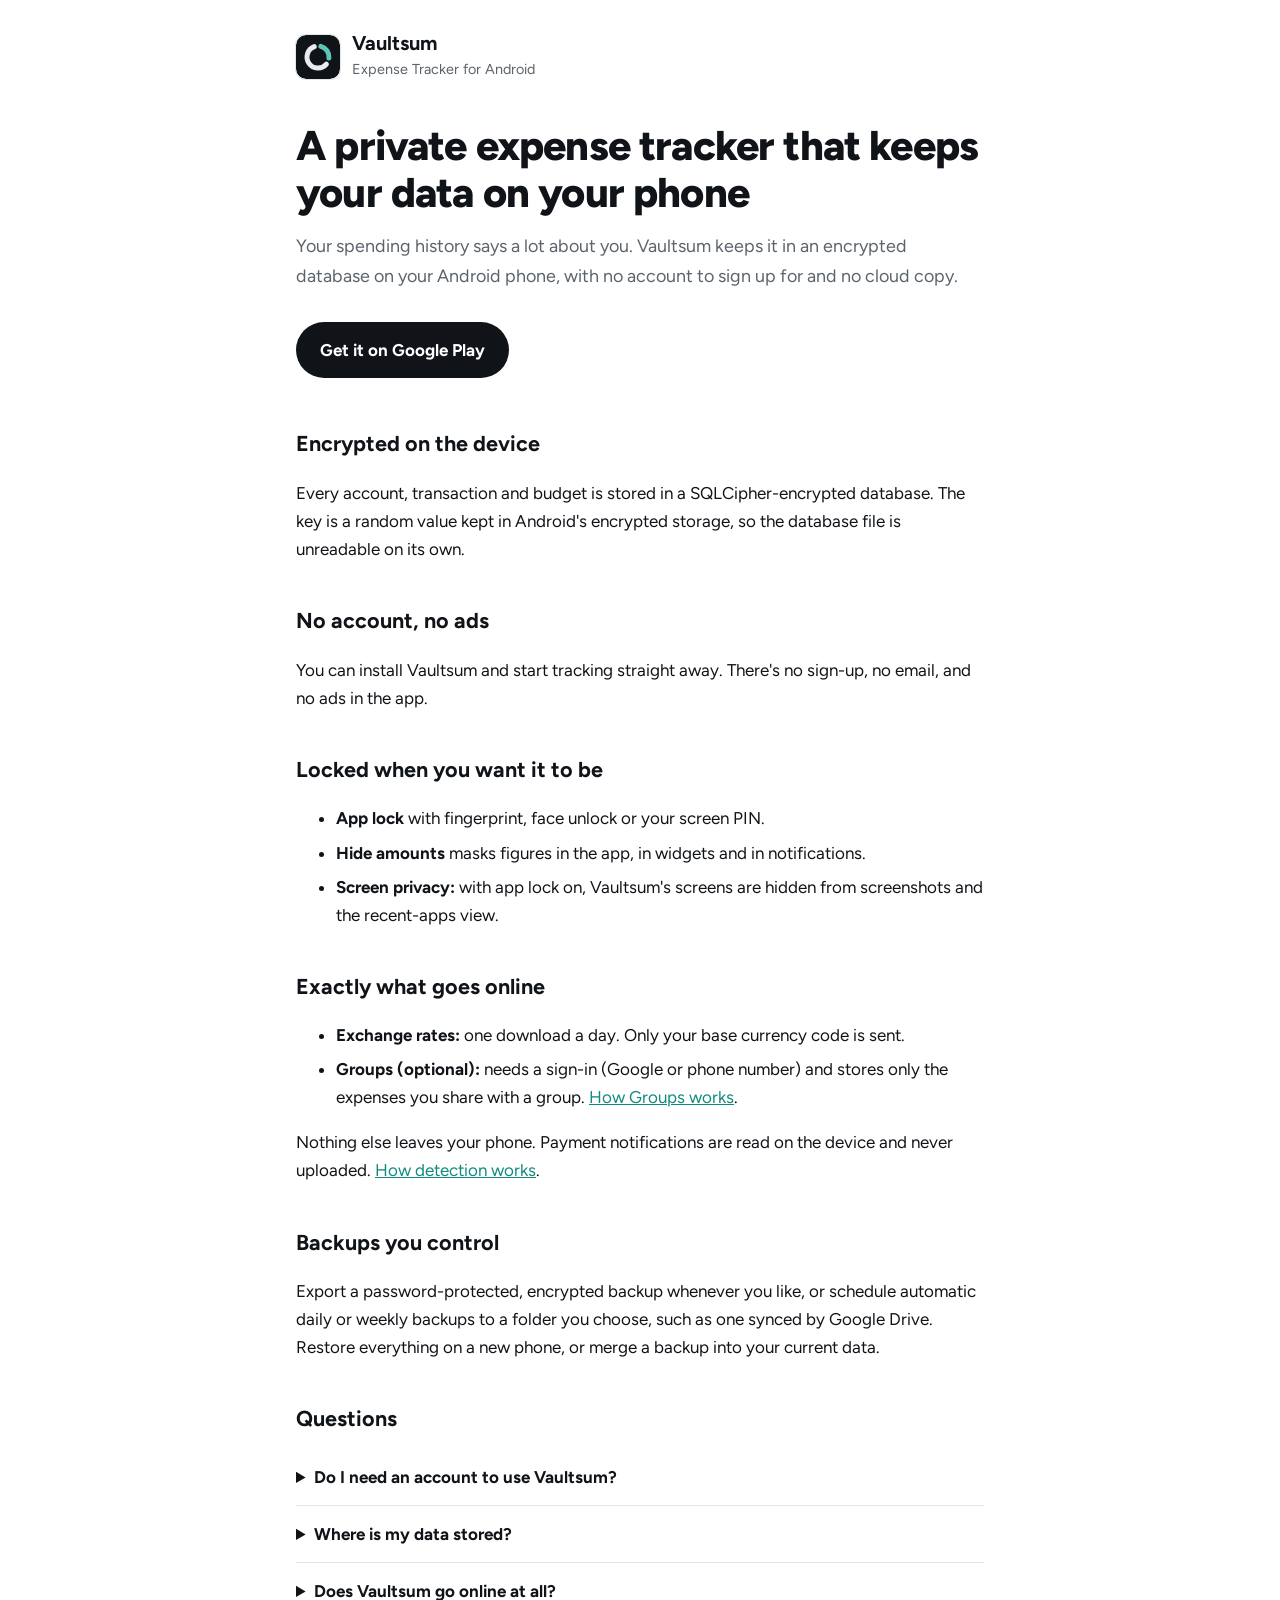
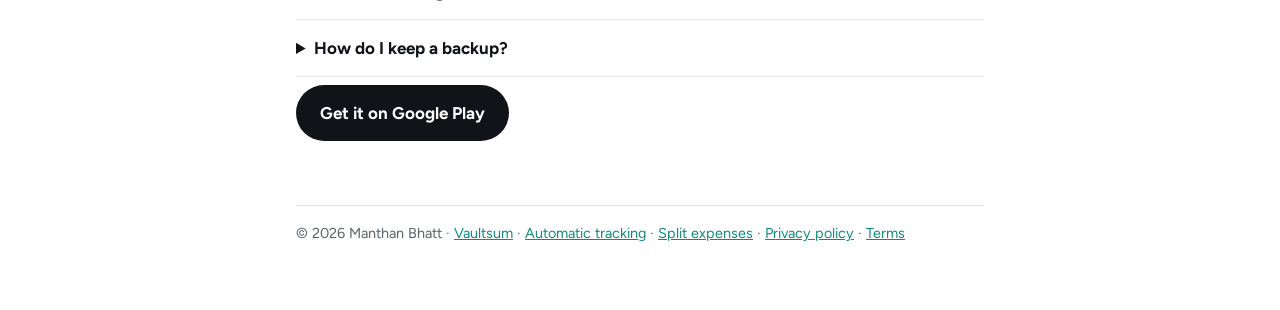
<file: private-expense-tracker/index.html>
<!doctype html>
<html lang="en-IN">
<head>
<meta charset="utf-8">
<meta name="viewport" content="width=device-width, initial-scale=1">
<title>Private expense tracker: encrypted, offline, no account · Vaultsum</title>
<meta name="description" content="An Android expense tracker that keeps your transactions in an encrypted database on your phone. No account, no ads, app lock and encrypted backups.">
<link rel="canonical" href="https://vaultsum.manthan.runs-on.dev/private-expense-tracker/">
<link rel="icon" href="../icon.svg" type="image/svg+xml">
<link rel="apple-touch-icon" href="../apple-touch-icon.png">
<meta name="theme-color" content="#101418">
<meta property="og:type" content="article">
<meta property="og:title" content="Private expense tracker: encrypted, offline, no account · Vaultsum">
<meta property="og:description" content="Your transactions stay in an encrypted database on your phone. No account to sign up for, no ads.">
<meta property="og:url" content="https://vaultsum.manthan.runs-on.dev/private-expense-tracker/">
<meta property="og:site_name" content="Vaultsum">
<meta property="og:image" content="https://vaultsum.manthan.runs-on.dev/og.png">
<meta name="twitter:card" content="summary_large_image">
<link rel="preconnect" href="https://fonts.googleapis.com">
<link rel="preconnect" href="https://fonts.gstatic.com" crossorigin>
<link href="https://fonts.googleapis.com/css2?family=Figtree:wght@400;600;700;800&display=swap" rel="stylesheet">
<link rel="stylesheet" href="../page.css">
<script type="application/ld+json">
{"@context":"https://schema.org","@type":"FAQPage","mainEntity":[
 {"@type":"Question","name":"Do I need an account to use Vaultsum?","acceptedAnswer":{"@type":"Answer","text":"No. The expense tracker works without any sign-up. Only the optional Groups feature asks you to sign in, with Google or a phone number."}},
 {"@type":"Question","name":"Where is my data stored?","acceptedAnswer":{"@type":"Answer","text":"In a SQLCipher-encrypted database on your phone. The encryption key is random and kept in Android's encrypted storage."}},
 {"@type":"Question","name":"Does Vaultsum go online at all?","acceptedAnswer":{"@type":"Answer","text":"Twice: a once-a-day exchange-rate download that sends only your base currency code, and Groups, if you choose to use it."}},
 {"@type":"Question","name":"How do I keep a backup?","acceptedAnswer":{"@type":"Answer","text":"Export a password-protected backup, or schedule automatic daily or weekly backups to a folder you pick, such as one synced by Google Drive."}}
]}
</script>
</head>
<body>
<main>
<a class="brand" href="../"><img src="../icon.svg" alt=""><div><b>Vaultsum</b><span>Expense Tracker for Android</span></div></a>

<h1>A private expense tracker that keeps your data on your phone</h1>
<p class="lead">Your spending history says a lot about you. Vaultsum keeps it in an encrypted database on your Android
  phone, with no account to sign up for and no cloud copy.</p>
<a class="cta" href="https://play.google.com/store/apps/details?id=in.expenseledger.app&amp;referrer=utm_source%3Dsite_private">Get it on Google Play</a>

<h2>Encrypted on the device</h2>
<p>Every account, transaction and budget is stored in a SQLCipher-encrypted database. The key is a random value kept in
  Android's encrypted storage, so the database file is unreadable on its own.</p>

<h2>No account, no ads</h2>
<p>You can install Vaultsum and start tracking straight away. There's no sign-up, no email, and no ads in the app.</p>

<h2>Locked when you want it to be</h2>
<ul>
  <li><b>App lock</b> with fingerprint, face unlock or your screen PIN.</li>
  <li><b>Hide amounts</b> masks figures in the app, in widgets and in notifications.</li>
  <li><b>Screen privacy:</b> with app lock on, Vaultsum's screens are hidden from screenshots and the recent-apps view.</li>
</ul>

<h2>Exactly what goes online</h2>
<ul>
  <li><b>Exchange rates:</b> one download a day. Only your base currency code is sent.</li>
  <li><b>Groups (optional):</b> needs a sign-in (Google or phone number) and stores only the expenses you share with a group.
    <a href="../split-expenses-with-friends/">How Groups works</a>.</li>
</ul>
<p>Nothing else leaves your phone. Payment notifications are read on the device and never uploaded.
  <a href="../auto-expense-tracker/">How detection works</a>.</p>

<h2>Backups you control</h2>
<p>Export a password-protected, encrypted backup whenever you like, or schedule automatic daily or weekly backups to a
  folder you choose, such as one synced by Google Drive. Restore everything on a new phone, or merge a backup into your
  current data.</p>

<h2>Questions</h2>
<div class="faq">
  <details><summary>Do I need an account to use Vaultsum?</summary><p>No. The expense tracker works without any
    sign-up. Only the optional Groups feature asks you to sign in, with Google or a phone number.</p></details>
  <details><summary>Where is my data stored?</summary><p>In a SQLCipher-encrypted database on your phone. The encryption
    key is random and kept in Android's encrypted storage.</p></details>
  <details><summary>Does Vaultsum go online at all?</summary><p>Twice: a once-a-day exchange-rate download that sends
    only your base currency code, and Groups, if you choose to use it.</p></details>
  <details><summary>How do I keep a backup?</summary><p>Export a password-protected backup, or schedule automatic daily
    or weekly backups to a folder you pick, such as one synced by Google Drive.</p></details>
</div>

<a class="cta" href="https://play.google.com/store/apps/details?id=in.expenseledger.app&amp;referrer=utm_source%3Dsite_private">Get it on Google Play</a>

<footer>© 2026 Manthan Bhatt · <a href="../">Vaultsum</a> · <a href="../auto-expense-tracker/">Automatic tracking</a> ·
  <a href="../split-expenses-with-friends/">Split expenses</a> · <a href="../privacy/">Privacy policy</a> · <a href="../terms/">Terms</a></footer>
</main>
</body>
</html>
</file>
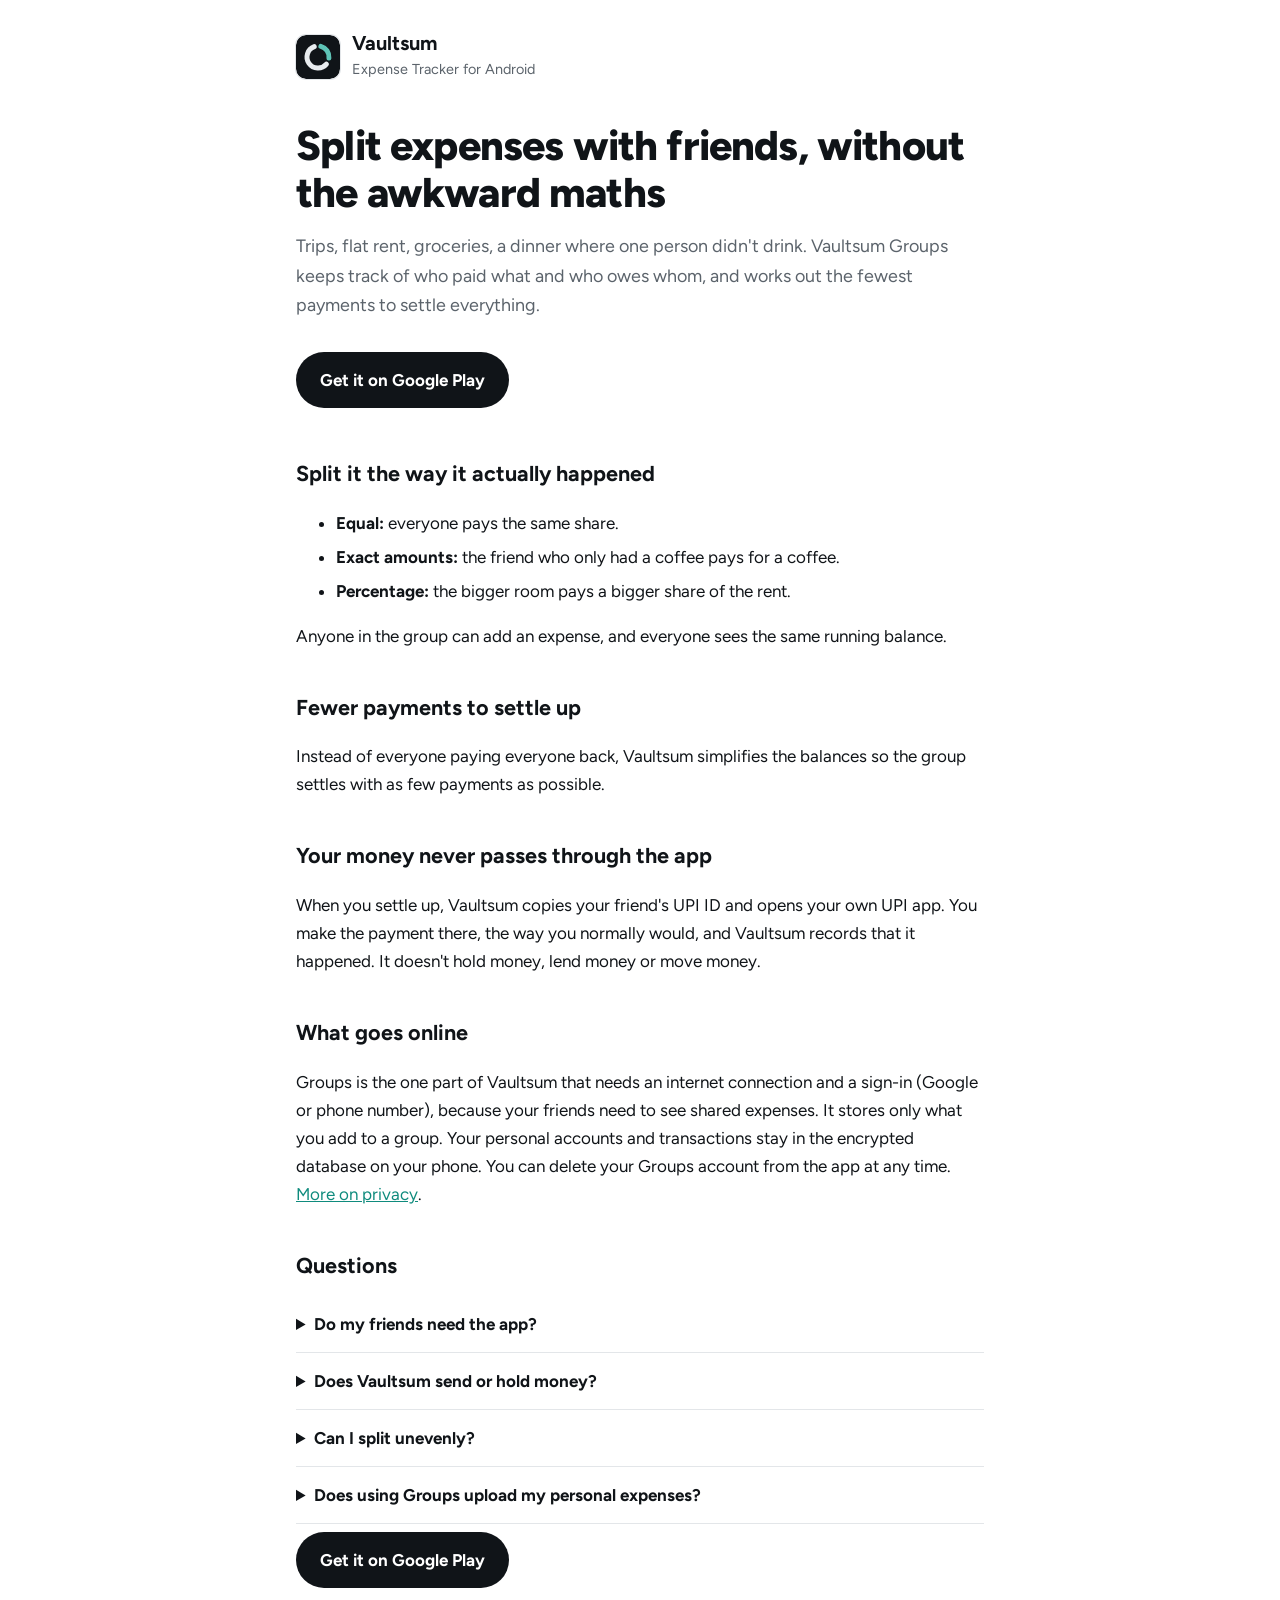
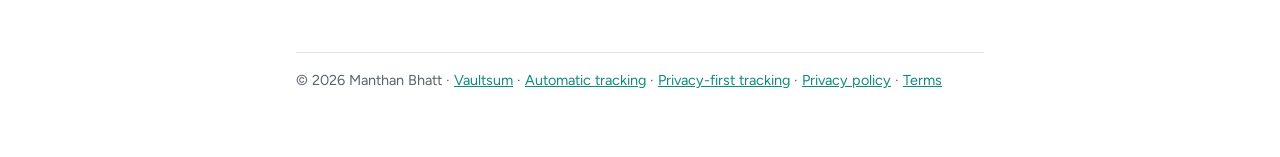
<file: split-expenses-with-friends/index.html>
<!doctype html>
<html lang="en-IN">
<head>
<meta charset="utf-8">
<meta name="viewport" content="width=device-width, initial-scale=1">
<title>Split expenses with friends and flatmates · Vaultsum</title>
<meta name="description" content="Split trip and flat expenses with friends: equal, exact or percentage splits, simplified balances, and settle up through your own UPI app. Android.">
<link rel="canonical" href="https://vaultsum.manthan.runs-on.dev/split-expenses-with-friends/">
<link rel="icon" href="../icon.svg" type="image/svg+xml">
<link rel="apple-touch-icon" href="../apple-touch-icon.png">
<meta name="theme-color" content="#101418">
<meta property="og:type" content="article">
<meta property="og:title" content="Split expenses with friends and flatmates · Vaultsum">
<meta property="og:description" content="Equal, exact or percentage splits, the fewest payments to settle up, and your money never passes through the app.">
<meta property="og:url" content="https://vaultsum.manthan.runs-on.dev/split-expenses-with-friends/">
<meta property="og:site_name" content="Vaultsum">
<meta property="og:image" content="https://vaultsum.manthan.runs-on.dev/og.png">
<meta name="twitter:card" content="summary_large_image">
<link rel="preconnect" href="https://fonts.googleapis.com">
<link rel="preconnect" href="https://fonts.gstatic.com" crossorigin>
<link href="https://fonts.googleapis.com/css2?family=Figtree:wght@400;600;700;800&display=swap" rel="stylesheet">
<link rel="stylesheet" href="../page.css">
<script type="application/ld+json">
{"@context":"https://schema.org","@type":"FAQPage","mainEntity":[
 {"@type":"Question","name":"Do my friends need the app?","acceptedAnswer":{"@type":"Answer","text":"Yes. Everyone in a group uses Vaultsum on Android and signs in with Google or a phone number, so each person sees the same expenses and balances."}},
 {"@type":"Question","name":"Does Vaultsum send or hold money?","acceptedAnswer":{"@type":"Answer","text":"No. Settle up copies your friend's UPI ID and opens your own UPI app, where you make the payment. Vaultsum only records that the settlement happened."}},
 {"@type":"Question","name":"Can I split unevenly?","acceptedAnswer":{"@type":"Answer","text":"Yes. Each expense can be split equally, by exact amounts, or by percentage."}},
 {"@type":"Question","name":"Does using Groups upload my personal expenses?","acceptedAnswer":{"@type":"Answer","text":"No. Groups only stores what you add to a group. Your personal accounts and transactions stay on your phone."}}
]}
</script>
</head>
<body>
<main>
<a class="brand" href="../"><img src="../icon.svg" alt=""><div><b>Vaultsum</b><span>Expense Tracker for Android</span></div></a>

<h1>Split expenses with friends, without the awkward maths</h1>
<p class="lead">Trips, flat rent, groceries, a dinner where one person didn't drink. Vaultsum Groups keeps track of who
  paid what and who owes whom, and works out the fewest payments to settle everything.</p>
<a class="cta" href="https://play.google.com/store/apps/details?id=in.expenseledger.app&amp;referrer=utm_source%3Dsite_split">Get it on Google Play</a>

<h2>Split it the way it actually happened</h2>
<ul>
  <li><b>Equal:</b> everyone pays the same share.</li>
  <li><b>Exact amounts:</b> the friend who only had a coffee pays for a coffee.</li>
  <li><b>Percentage:</b> the bigger room pays a bigger share of the rent.</li>
</ul>
<p>Anyone in the group can add an expense, and everyone sees the same running balance.</p>

<h2>Fewer payments to settle up</h2>
<p>Instead of everyone paying everyone back, Vaultsum simplifies the balances so the group settles with as few payments
  as possible.</p>

<h2>Your money never passes through the app</h2>
<p>When you settle up, Vaultsum copies your friend's UPI ID and opens your own UPI app. You make the payment there, the
  way you normally would, and Vaultsum records that it happened. It doesn't hold money, lend money or move money.</p>

<h2>What goes online</h2>
<p>Groups is the one part of Vaultsum that needs an internet connection and a sign-in (Google or phone number), because your friends need
  to see shared expenses. It stores only what you add to a group. Your personal accounts and transactions stay in the
  encrypted database on your phone. You can delete your Groups account from the app at any time.
  <a href="../private-expense-tracker/">More on privacy</a>.</p>

<h2>Questions</h2>
<div class="faq">
  <details><summary>Do my friends need the app?</summary><p>Yes. Everyone in a group uses Vaultsum on Android and signs
    in with Google, so each person sees the same expenses and balances.</p></details>
  <details><summary>Does Vaultsum send or hold money?</summary><p>No. Settle up copies your friend's UPI ID and opens
    your own UPI app, where you make the payment. Vaultsum only records that the settlement happened.</p></details>
  <details><summary>Can I split unevenly?</summary><p>Yes. Each expense can be split equally, by exact amounts, or by
    percentage.</p></details>
  <details><summary>Does using Groups upload my personal expenses?</summary><p>No. Groups only stores what you add to a
    group. Your personal accounts and transactions stay on your phone.</p></details>
</div>

<a class="cta" href="https://play.google.com/store/apps/details?id=in.expenseledger.app&amp;referrer=utm_source%3Dsite_split">Get it on Google Play</a>

<footer>© 2026 Manthan Bhatt · <a href="../">Vaultsum</a> · <a href="../auto-expense-tracker/">Automatic tracking</a> ·
  <a href="../private-expense-tracker/">Privacy-first tracking</a> · <a href="../privacy/">Privacy policy</a> · <a href="../terms/">Terms</a></footer>
</main>
</body>
</html>
</file>
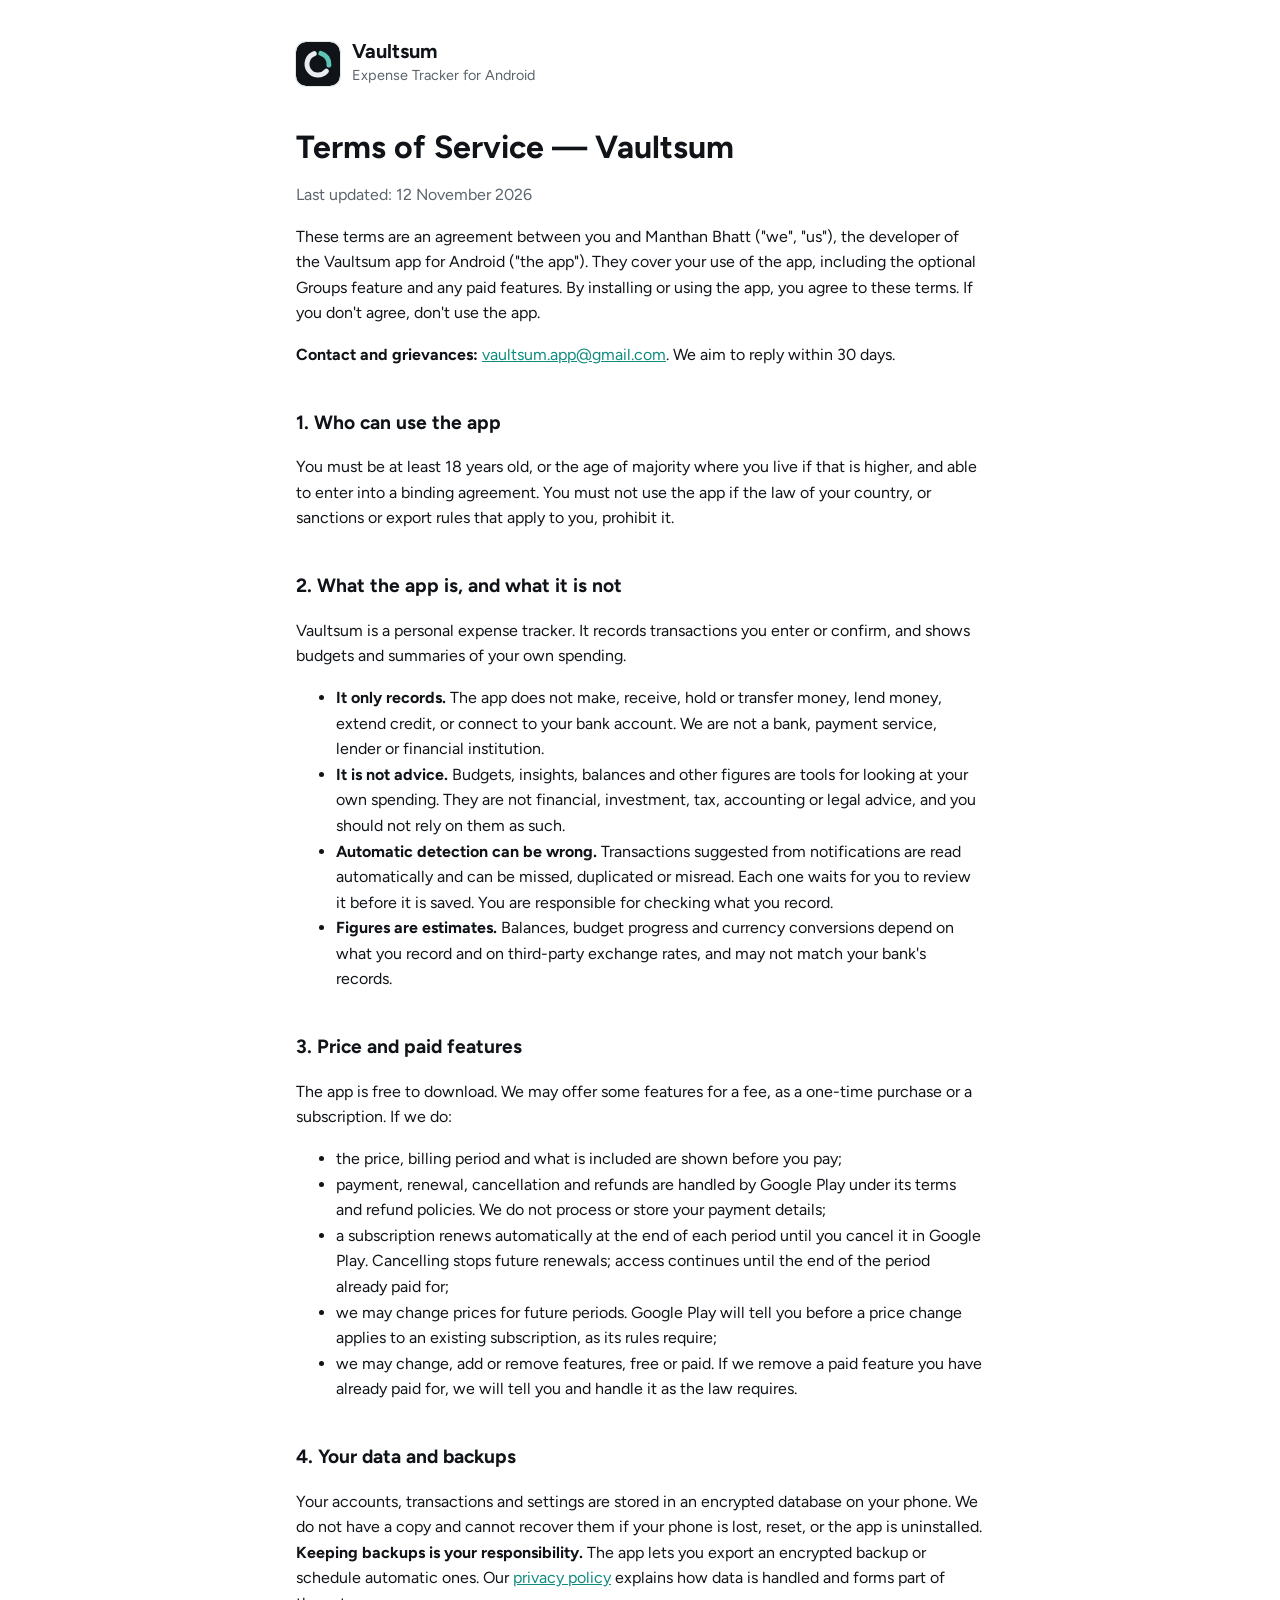
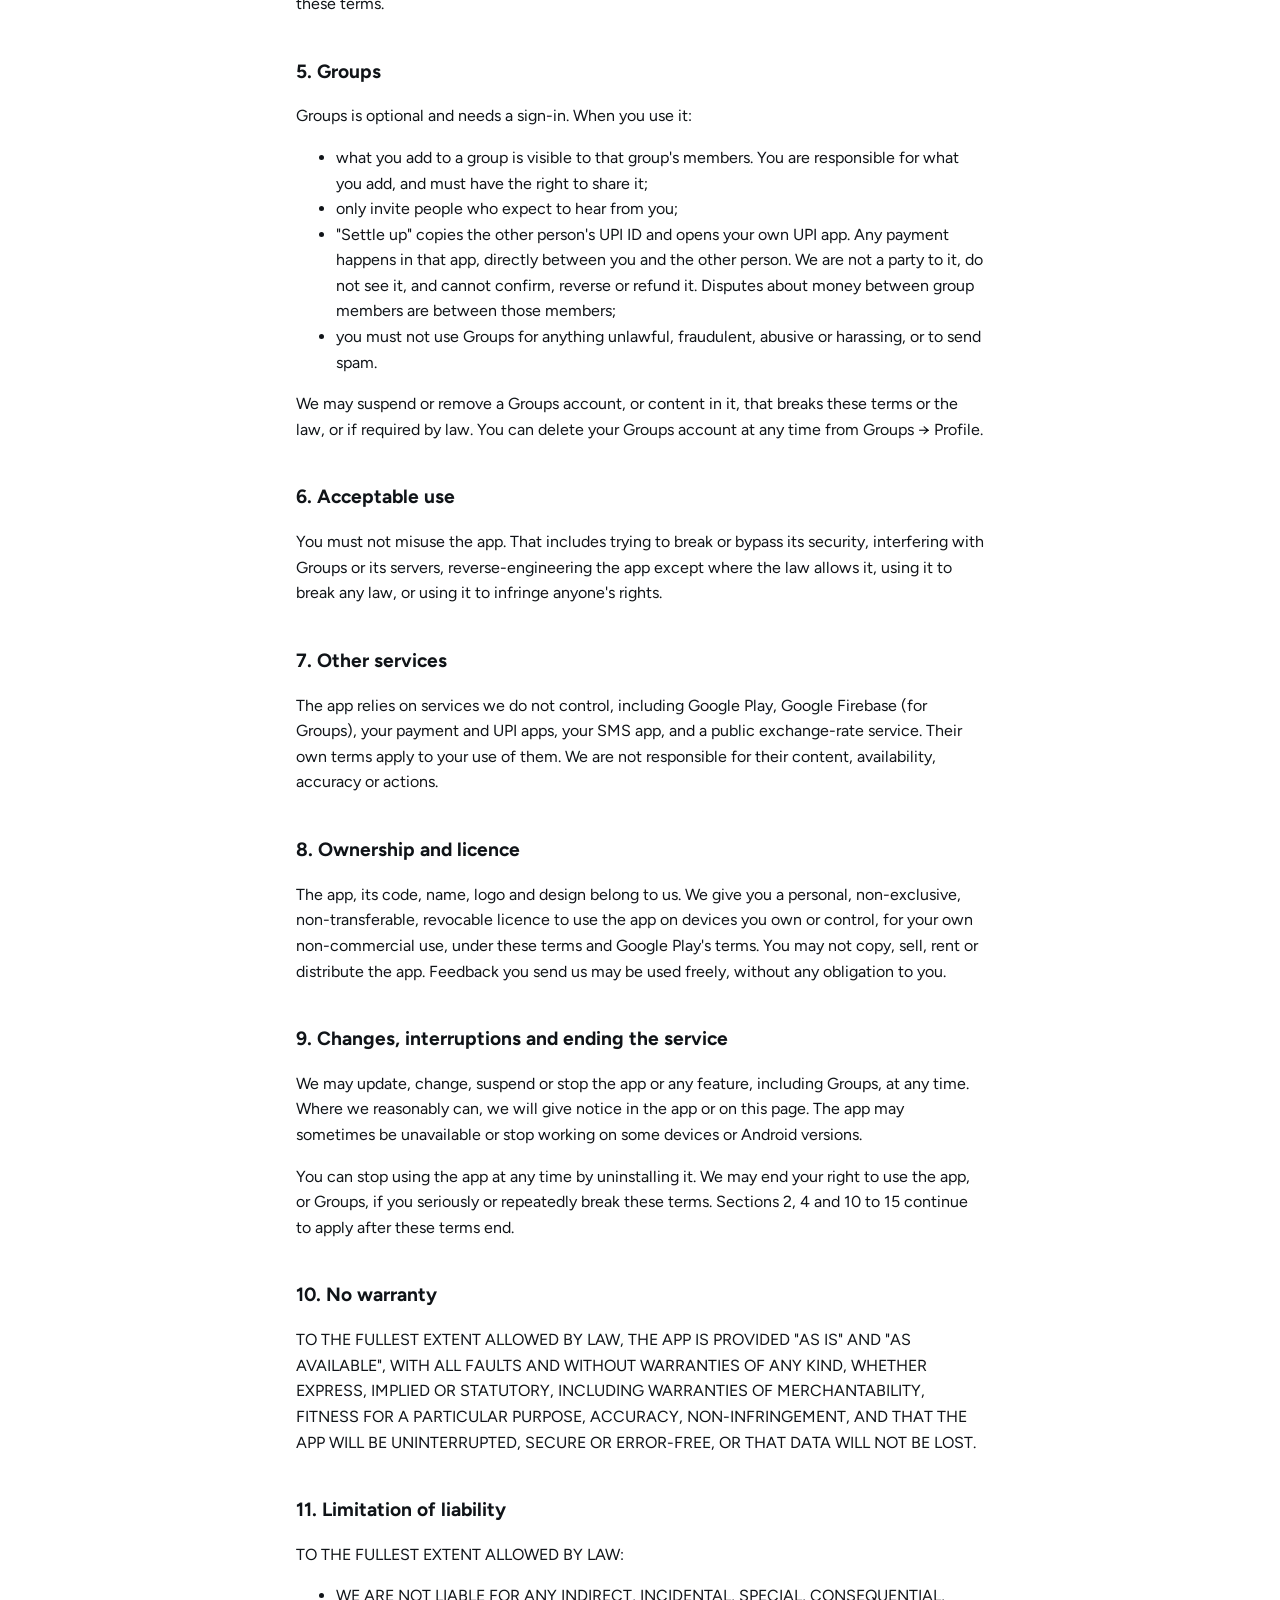
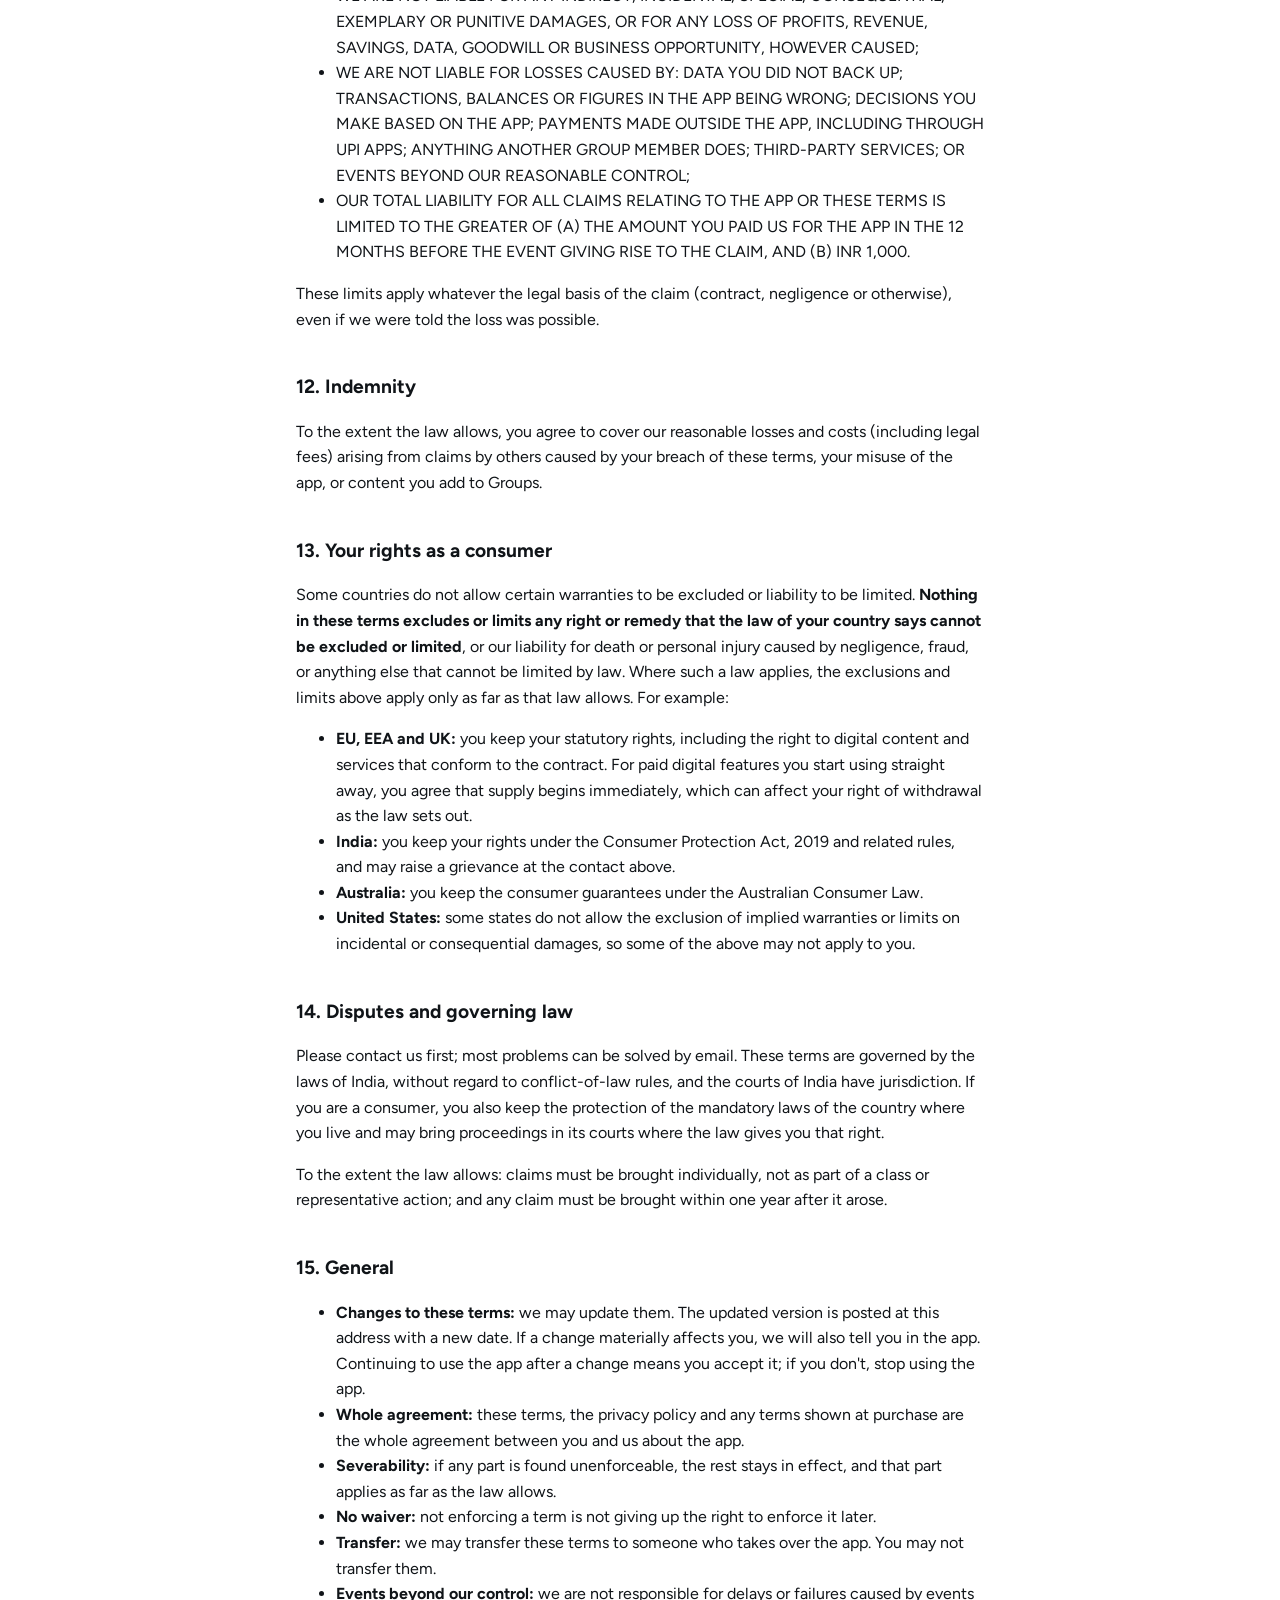
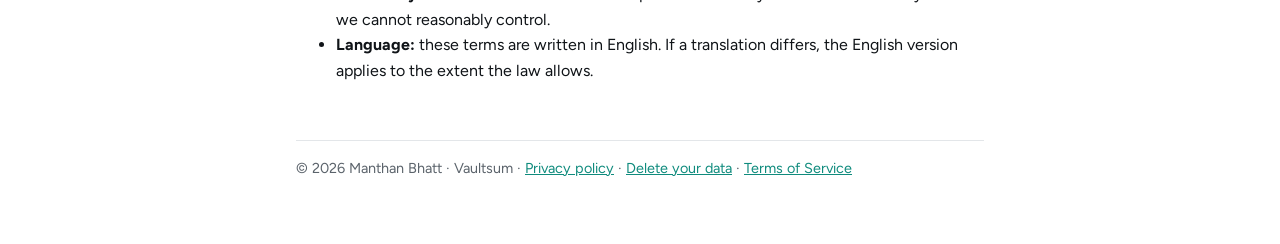
<file: terms/index.html>
<!doctype html>
<html lang="en-IN">
<head>
<meta charset="utf-8">
<meta name="viewport" content="width=device-width, initial-scale=1">
<title>Terms of Service · Vaultsum</title>
<meta name="description" content="Vaultsum is an Android expense tracker that keeps your expenses in an encrypted database on your phone.">
<link rel="icon" href="../icon.svg" type="image/svg+xml">
<link rel="apple-touch-icon" href="../apple-touch-icon.png">
<meta name="theme-color" content="#101418">
<meta property="og:title" content="Terms of Service · Vaultsum">
<meta property="og:site_name" content="Vaultsum">
<meta property="og:image" content="https://vaultsum.manthan.runs-on.dev/og.png">
<meta name="twitter:card" content="summary_large_image">
<link rel="preconnect" href="https://fonts.googleapis.com">
<link rel="preconnect" href="https://fonts.gstatic.com" crossorigin>
<link href="https://fonts.googleapis.com/css2?family=Figtree:wght@400;600;700&display=swap" rel="stylesheet">
<style>
  :root { --bg:#fff; --ink:#101418; --muted:#5b636b; --line:#e3e6e9; --teal:#0f8b7d; --tint:#f4f6f7; color-scheme: light dark; }
  @media (prefers-color-scheme: dark) { :root { --bg:#0f1215; --ink:#e8ebee; --muted:#9aa3ab; --line:#262c31; --teal:#4fd1bf; --tint:#171b1f; } }
  * { box-sizing: border-box; }
  body { margin:0; background:var(--bg); color:var(--ink); font:16px/1.6 Figtree, system-ui, sans-serif; }
  main { max-width:720px; margin:0 auto; padding:40px 16px 64px; }
  h1 { font-size:2rem; line-height:1.2; margin:0 0 8px; }
  h2 { font-size:1.2rem; margin:40px 0 8px; }
  p, li { color:var(--ink); }
  em { color:var(--muted); font-style:normal; }
  a { color:var(--teal); }
  code { background:var(--tint); padding:1px 5px; border-radius:6px; font-size:.92em; }
  table { width:100%; border-collapse:collapse; margin:16px 0; font-size:.95rem; display:block; overflow-x:auto; }
  th, td { text-align:left; vertical-align:top; padding:10px 12px 10px 0; border-bottom:1px solid var(--line); }
  th { color:var(--muted); font-weight:600; }
  .brand { display:flex; align-items:center; gap:12px; margin-bottom:40px; text-decoration:none; color:var(--ink); }
  .brand img { width:44px; height:44px; border-radius:10px; box-shadow:0 0 0 1px var(--line); }
  .brand b { display:block; font-size:1.25rem; line-height:1.1; }
  .brand span { color:var(--muted); font-size:.9rem; }
  footer { margin-top:56px; padding-top:16px; border-top:1px solid var(--line); color:var(--muted); font-size:.9rem; }
</style>
</head>
<body>
<main>
<a class="brand" href="../"><img src="../icon.svg" alt=""><div><b>Vaultsum</b><span>Expense Tracker for Android</span></div></a>
<h1>Terms of Service — Vaultsum</h1>
<p><em>Last updated: 12 November 2026</em></p>
<p>These terms are an agreement between you and Manthan Bhatt (&quot;we&quot;, &quot;us&quot;), the developer of the Vaultsum app
for Android (&quot;the app&quot;). They cover your use of the app, including the optional Groups feature and any paid
features. By installing or using the app, you agree to these terms. If you don&#39;t agree, don&#39;t use the app.</p>
<p><strong>Contact and grievances:</strong> <a href="mailto:vaultsum.app@gmail.com">vaultsum.app@gmail.com</a>. We aim to reply within 30 days.</p>
<h2>1. Who can use the app</h2>
<p>You must be at least 18 years old, or the age of majority where you live if that is higher, and able to enter
into a binding agreement. You must not use the app if the law of your country, or sanctions or export rules
that apply to you, prohibit it.</p>
<h2>2. What the app is, and what it is not</h2>
<p>Vaultsum is a personal expense tracker. It records transactions you enter or confirm, and shows budgets and
summaries of your own spending.</p>
<ul>
<li><strong>It only records.</strong> The app does not make, receive, hold or transfer money, lend money, extend credit, or
connect to your bank account. We are not a bank, payment service, lender or financial institution.</li>
<li><strong>It is not advice.</strong> Budgets, insights, balances and other figures are tools for looking at your own
spending. They are not financial, investment, tax, accounting or legal advice, and you should not rely on
them as such.</li>
<li><strong>Automatic detection can be wrong.</strong> Transactions suggested from notifications are read automatically
and can be missed, duplicated or misread. Each one waits for you to review it before it is saved. You are
responsible for checking what you record.</li>
<li><strong>Figures are estimates.</strong> Balances, budget progress and currency conversions depend on what you record
and on third-party exchange rates, and may not match your bank&#39;s records.</li>
</ul>
<h2>3. Price and paid features</h2>
<p>The app is free to download. We may offer some features for a fee, as a one-time purchase or a
subscription. If we do:</p>
<ul>
<li>the price, billing period and what is included are shown before you pay;</li>
<li>payment, renewal, cancellation and refunds are handled by Google Play under its terms and refund policies.
We do not process or store your payment details;</li>
<li>a subscription renews automatically at the end of each period until you cancel it in Google Play.
Cancelling stops future renewals; access continues until the end of the period already paid for;</li>
<li>we may change prices for future periods. Google Play will tell you before a price change applies to an
existing subscription, as its rules require;</li>
<li>we may change, add or remove features, free or paid. If we remove a paid feature you have already paid
for, we will tell you and handle it as the law requires.</li>
</ul>
<h2>4. Your data and backups</h2>
<p>Your accounts, transactions and settings are stored in an encrypted database on your phone. We do not have a
copy and cannot recover them if your phone is lost, reset, or the app is uninstalled. <strong>Keeping backups is
your responsibility.</strong> The app lets you export an encrypted backup or schedule automatic ones. Our
<a href="https://vaultsum.manthan.runs-on.dev/privacy/">privacy policy</a> explains how data is handled and forms part
of these terms.</p>
<h2>5. Groups</h2>
<p>Groups is optional and needs a sign-in. When you use it:</p>
<ul>
<li>what you add to a group is visible to that group&#39;s members. You are responsible for what you add, and
must have the right to share it;</li>
<li>only invite people who expect to hear from you;</li>
<li>&quot;Settle up&quot; copies the other person&#39;s UPI ID and opens your own UPI app. Any payment happens in that app,
directly between you and the other person. We are not a party to it, do not see it, and cannot confirm,
reverse or refund it. Disputes about money between group members are between those members;</li>
<li>you must not use Groups for anything unlawful, fraudulent, abusive or harassing, or to send spam.</li>
</ul>
<p>We may suspend or remove a Groups account, or content in it, that breaks these terms or the law, or if
required by law. You can delete your Groups account at any time from Groups → Profile.</p>
<h2>6. Acceptable use</h2>
<p>You must not misuse the app. That includes trying to break or bypass its security, interfering with Groups
or its servers, reverse-engineering the app except where the law allows it, using it to break any law, or
using it to infringe anyone&#39;s rights.</p>
<h2>7. Other services</h2>
<p>The app relies on services we do not control, including Google Play, Google Firebase (for Groups), your
payment and UPI apps, your SMS app, and a public exchange-rate service. Their own terms apply to your use of
them. We are not responsible for their content, availability, accuracy or actions.</p>
<h2>8. Ownership and licence</h2>
<p>The app, its code, name, logo and design belong to us. We give you a personal, non-exclusive,
non-transferable, revocable licence to use the app on devices you own or control, for your own
non-commercial use, under these terms and Google Play&#39;s terms. You may not copy, sell, rent or distribute
the app. Feedback you send us may be used freely, without any obligation to you.</p>
<h2>9. Changes, interruptions and ending the service</h2>
<p>We may update, change, suspend or stop the app or any feature, including Groups, at any time. Where we
reasonably can, we will give notice in the app or on this page. The app may sometimes be unavailable or
stop working on some devices or Android versions.</p>
<p>You can stop using the app at any time by uninstalling it. We may end your right to use the app, or Groups,
if you seriously or repeatedly break these terms. Sections 2, 4 and 10 to 15 continue to apply after these
terms end.</p>
<h2>10. No warranty</h2>
<p>TO THE FULLEST EXTENT ALLOWED BY LAW, THE APP IS PROVIDED &quot;AS IS&quot; AND &quot;AS AVAILABLE&quot;, WITH ALL FAULTS AND
WITHOUT WARRANTIES OF ANY KIND, WHETHER EXPRESS, IMPLIED OR STATUTORY, INCLUDING WARRANTIES OF
MERCHANTABILITY, FITNESS FOR A PARTICULAR PURPOSE, ACCURACY, NON-INFRINGEMENT, AND THAT THE APP WILL BE
UNINTERRUPTED, SECURE OR ERROR-FREE, OR THAT DATA WILL NOT BE LOST.</p>
<h2>11. Limitation of liability</h2>
<p>TO THE FULLEST EXTENT ALLOWED BY LAW:</p>
<ul>
<li>WE ARE NOT LIABLE FOR ANY INDIRECT, INCIDENTAL, SPECIAL, CONSEQUENTIAL, EXEMPLARY OR PUNITIVE DAMAGES, OR
FOR ANY LOSS OF PROFITS, REVENUE, SAVINGS, DATA, GOODWILL OR BUSINESS OPPORTUNITY, HOWEVER CAUSED;</li>
<li>WE ARE NOT LIABLE FOR LOSSES CAUSED BY: DATA YOU DID NOT BACK UP; TRANSACTIONS, BALANCES OR FIGURES IN THE
APP BEING WRONG; DECISIONS YOU MAKE BASED ON THE APP; PAYMENTS MADE OUTSIDE THE APP, INCLUDING THROUGH UPI
APPS; ANYTHING ANOTHER GROUP MEMBER DOES; THIRD-PARTY SERVICES; OR EVENTS BEYOND OUR REASONABLE CONTROL;</li>
<li>OUR TOTAL LIABILITY FOR ALL CLAIMS RELATING TO THE APP OR THESE TERMS IS LIMITED TO THE GREATER OF (A) THE
AMOUNT YOU PAID US FOR THE APP IN THE 12 MONTHS BEFORE THE EVENT GIVING RISE TO THE CLAIM, AND (B) INR
1,000.</li>
</ul>
<p>These limits apply whatever the legal basis of the claim (contract, negligence or otherwise), even if we were
told the loss was possible.</p>
<h2>12. Indemnity</h2>
<p>To the extent the law allows, you agree to cover our reasonable losses and costs (including legal fees)
arising from claims by others caused by your breach of these terms, your misuse of the app, or content you
add to Groups.</p>
<h2>13. Your rights as a consumer</h2>
<p>Some countries do not allow certain warranties to be excluded or liability to be limited. <strong>Nothing in these
terms excludes or limits any right or remedy that the law of your country says cannot be excluded or
limited</strong>, or our liability for death or personal injury caused by negligence, fraud, or anything else that
cannot be limited by law. Where such a law applies, the exclusions and limits above apply only as far as
that law allows. For example:</p>
<ul>
<li><strong>EU, EEA and UK:</strong> you keep your statutory rights, including the right to digital content and services
that conform to the contract. For paid digital features you start using straight away, you agree that
supply begins immediately, which can affect your right of withdrawal as the law sets out.</li>
<li><strong>India:</strong> you keep your rights under the Consumer Protection Act, 2019 and related rules, and may raise a
grievance at the contact above.</li>
<li><strong>Australia:</strong> you keep the consumer guarantees under the Australian Consumer Law.</li>
<li><strong>United States:</strong> some states do not allow the exclusion of implied warranties or limits on incidental
or consequential damages, so some of the above may not apply to you.</li>
</ul>
<h2>14. Disputes and governing law</h2>
<p>Please contact us first; most problems can be solved by email. These terms are governed by the laws of
India, without regard to conflict-of-law rules, and the courts of India have jurisdiction. If you are a
consumer, you also keep the protection of the mandatory laws of the country where you live and may bring
proceedings in its courts where the law gives you that right.</p>
<p>To the extent the law allows: claims must be brought individually, not as part of a class or representative
action; and any claim must be brought within one year after it arose.</p>
<h2>15. General</h2>
<ul>
<li><strong>Changes to these terms:</strong> we may update them. The updated version is posted at this address with a new
date. If a change materially affects you, we will also tell you in the app. Continuing to use the app
after a change means you accept it; if you don&#39;t, stop using the app.</li>
<li><strong>Whole agreement:</strong> these terms, the privacy policy and any terms shown at purchase are the whole
agreement between you and us about the app.</li>
<li><strong>Severability:</strong> if any part is found unenforceable, the rest stays in effect, and that part applies as
far as the law allows.</li>
<li><strong>No waiver:</strong> not enforcing a term is not giving up the right to enforce it later.</li>
<li><strong>Transfer:</strong> we may transfer these terms to someone who takes over the app. You may not transfer them.</li>
<li><strong>Events beyond our control:</strong> we are not responsible for delays or failures caused by events we cannot
reasonably control.</li>
<li><strong>Language:</strong> these terms are written in English. If a translation differs, the English version applies
to the extent the law allows.</li>
</ul>
<footer>© 2026 Manthan Bhatt · Vaultsum · <a href="../privacy/">Privacy policy</a> · <a href="../delete-account/">Delete your data</a> · <a href="../terms/">Terms of Service</a></footer>
</main>
</body>
</html>
</file>
<file: page.css>
:root { --bg:#fff; --ink:#101418; --muted:#5b636b; --line:#e3e6e9; --teal:#0f8b7d; --tint:#f4f6f7; --on-ink:#fff; color-scheme: light dark; }
@media (prefers-color-scheme: dark) { :root { --bg:#0f1215; --ink:#e8ebee; --muted:#9aa3ab; --line:#262c31; --teal:#4fd1bf; --tint:#171b1f; --on-ink:#0f1215; } }
* { box-sizing: border-box; }
body { margin:0; background:var(--bg); color:var(--ink); font:17px/1.65 Figtree, system-ui, sans-serif; }
main { max-width:720px; margin:0 auto; padding:32px 16px 64px; }
a { color:var(--teal); }
.brand { display:flex; align-items:center; gap:12px; margin-bottom:40px; text-decoration:none; color:var(--ink); }
.brand img { width:44px; height:44px; border-radius:10px; box-shadow:0 0 0 1px var(--line); }
.brand b { display:block; font-size:1.25rem; line-height:1.1; }
.brand span { color:var(--muted); font-size:.9rem; }
h1 { font-size:clamp(1.9rem, 5vw, 2.6rem); line-height:1.12; font-weight:800; margin:0 0 16px; letter-spacing:-.02em; }
h2 { font-size:1.35rem; margin:40px 0 12px; }
.lead { font-size:1.12rem; color:var(--muted); margin:0 0 24px; }
.cta { display:inline-block; background:var(--ink); color:var(--on-ink); text-decoration:none; font-weight:700; padding:14px 24px; border-radius:999px; margin:8px 0; }
.shot { margin:32px 0; }
.shot img { width:min(270px, 70vw); height:auto; border-radius:22px; box-shadow:0 0 0 6px var(--ink), 0 12px 32px rgba(0,0,0,.18); display:block; }
li { margin:6px 0; }
.faq details { border-bottom:1px solid var(--line); padding:14px 0; }
.faq summary { font-weight:700; cursor:pointer; }
.faq p { margin:8px 0 0; color:var(--muted); }
footer { margin-top:56px; padding-top:16px; border-top:1px solid var(--line); color:var(--muted); font-size:.9rem; }
</file>
